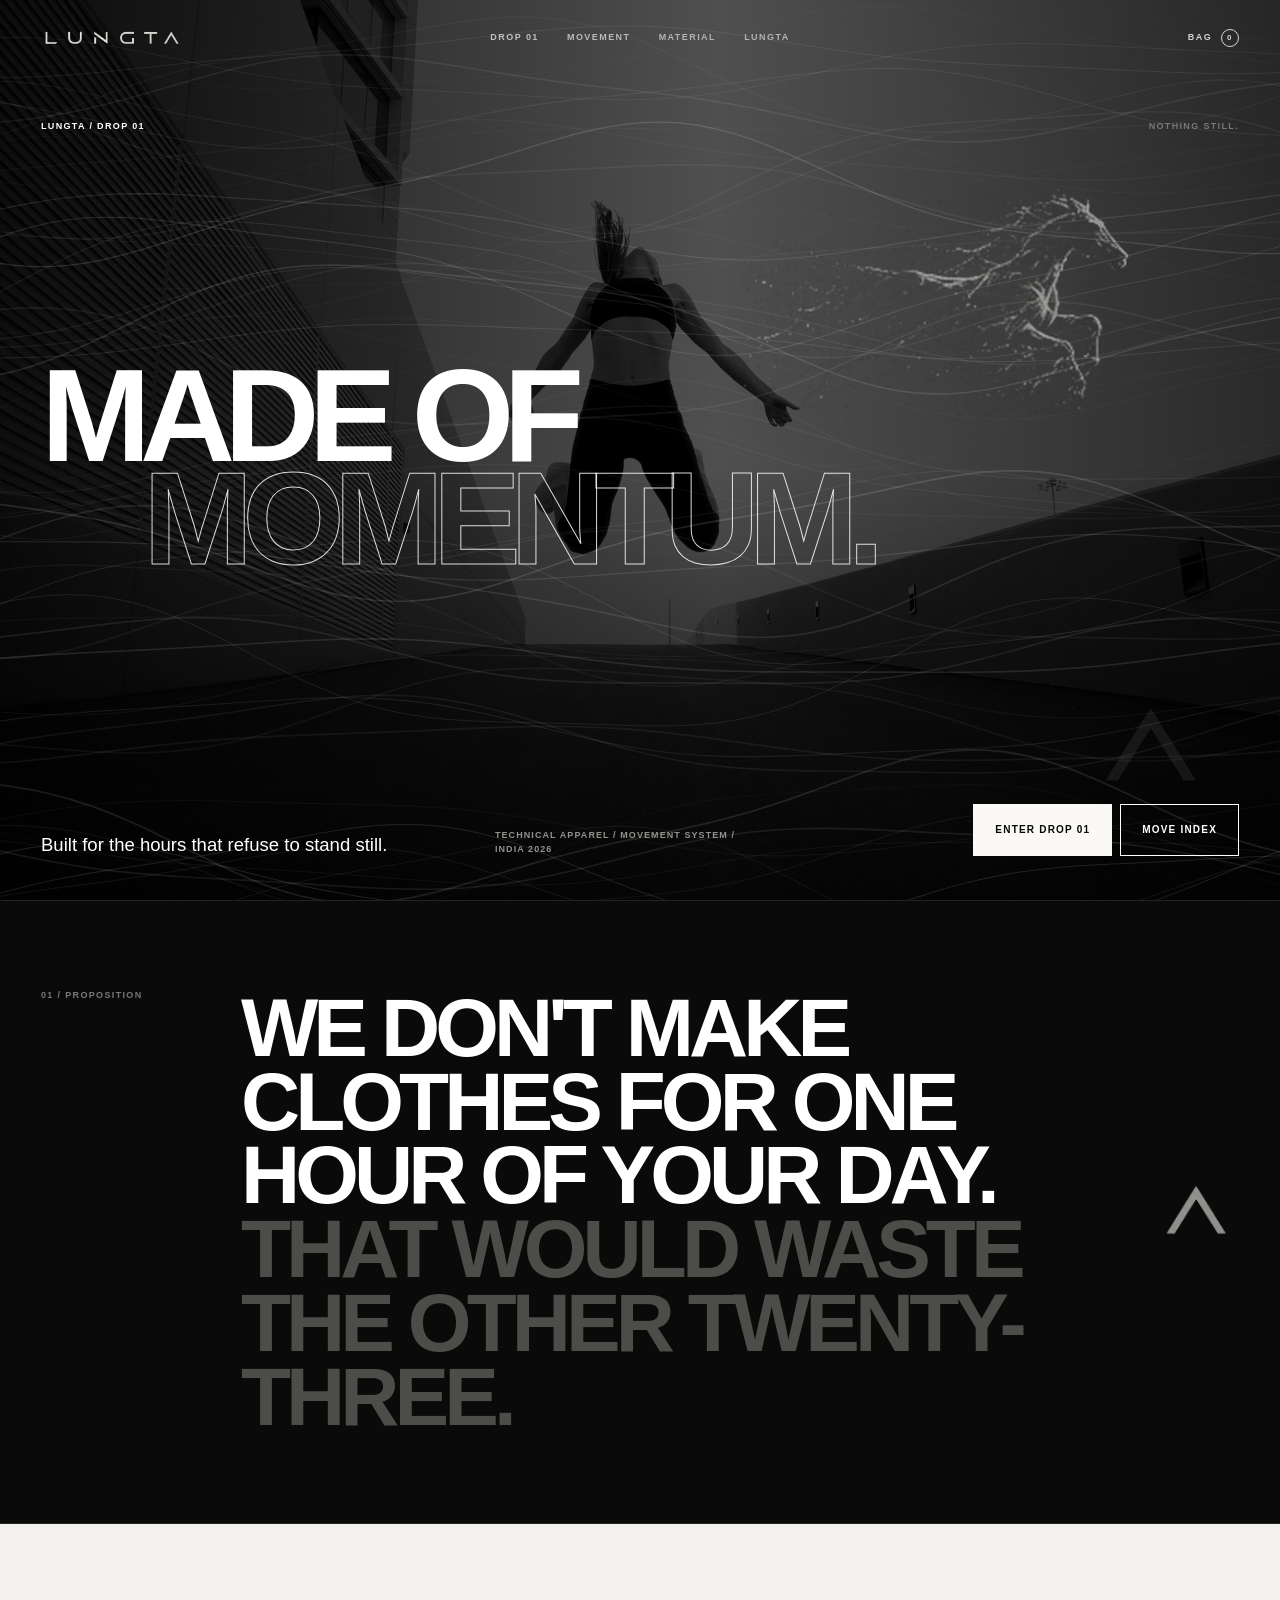
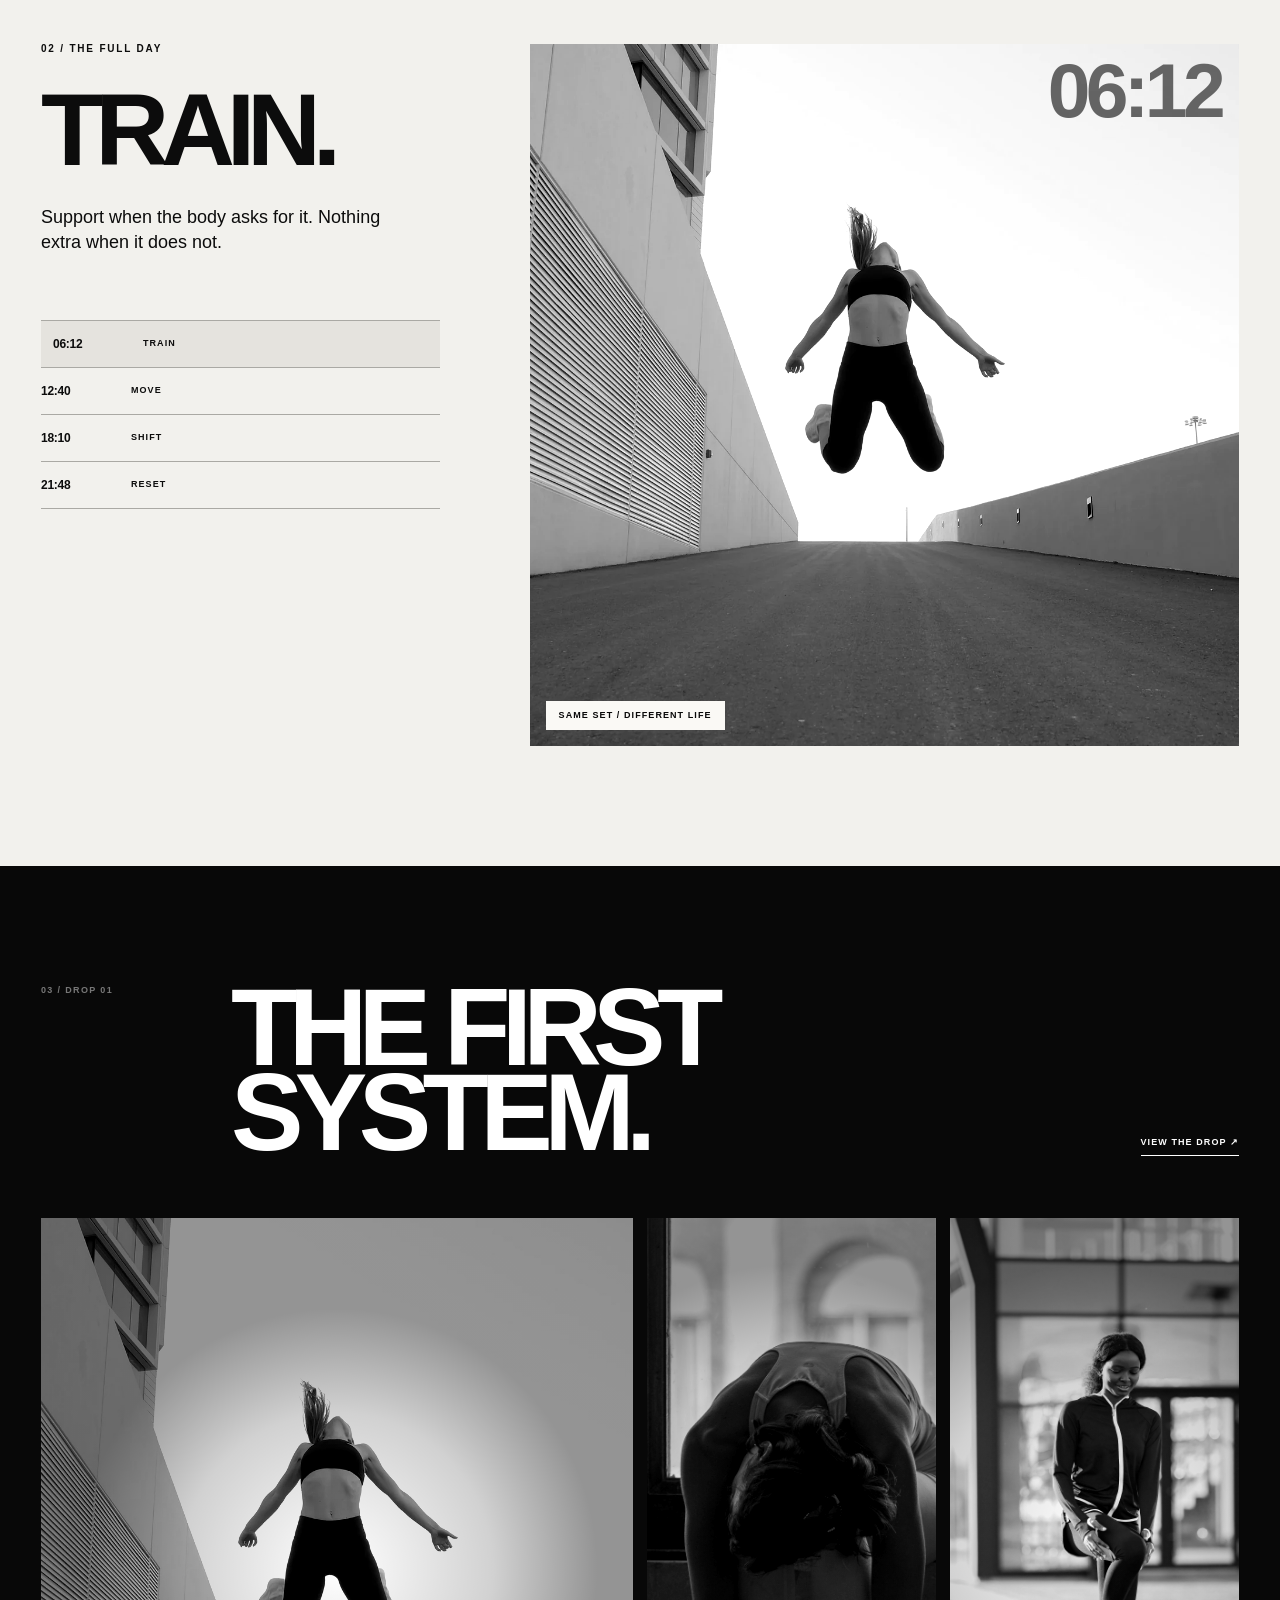
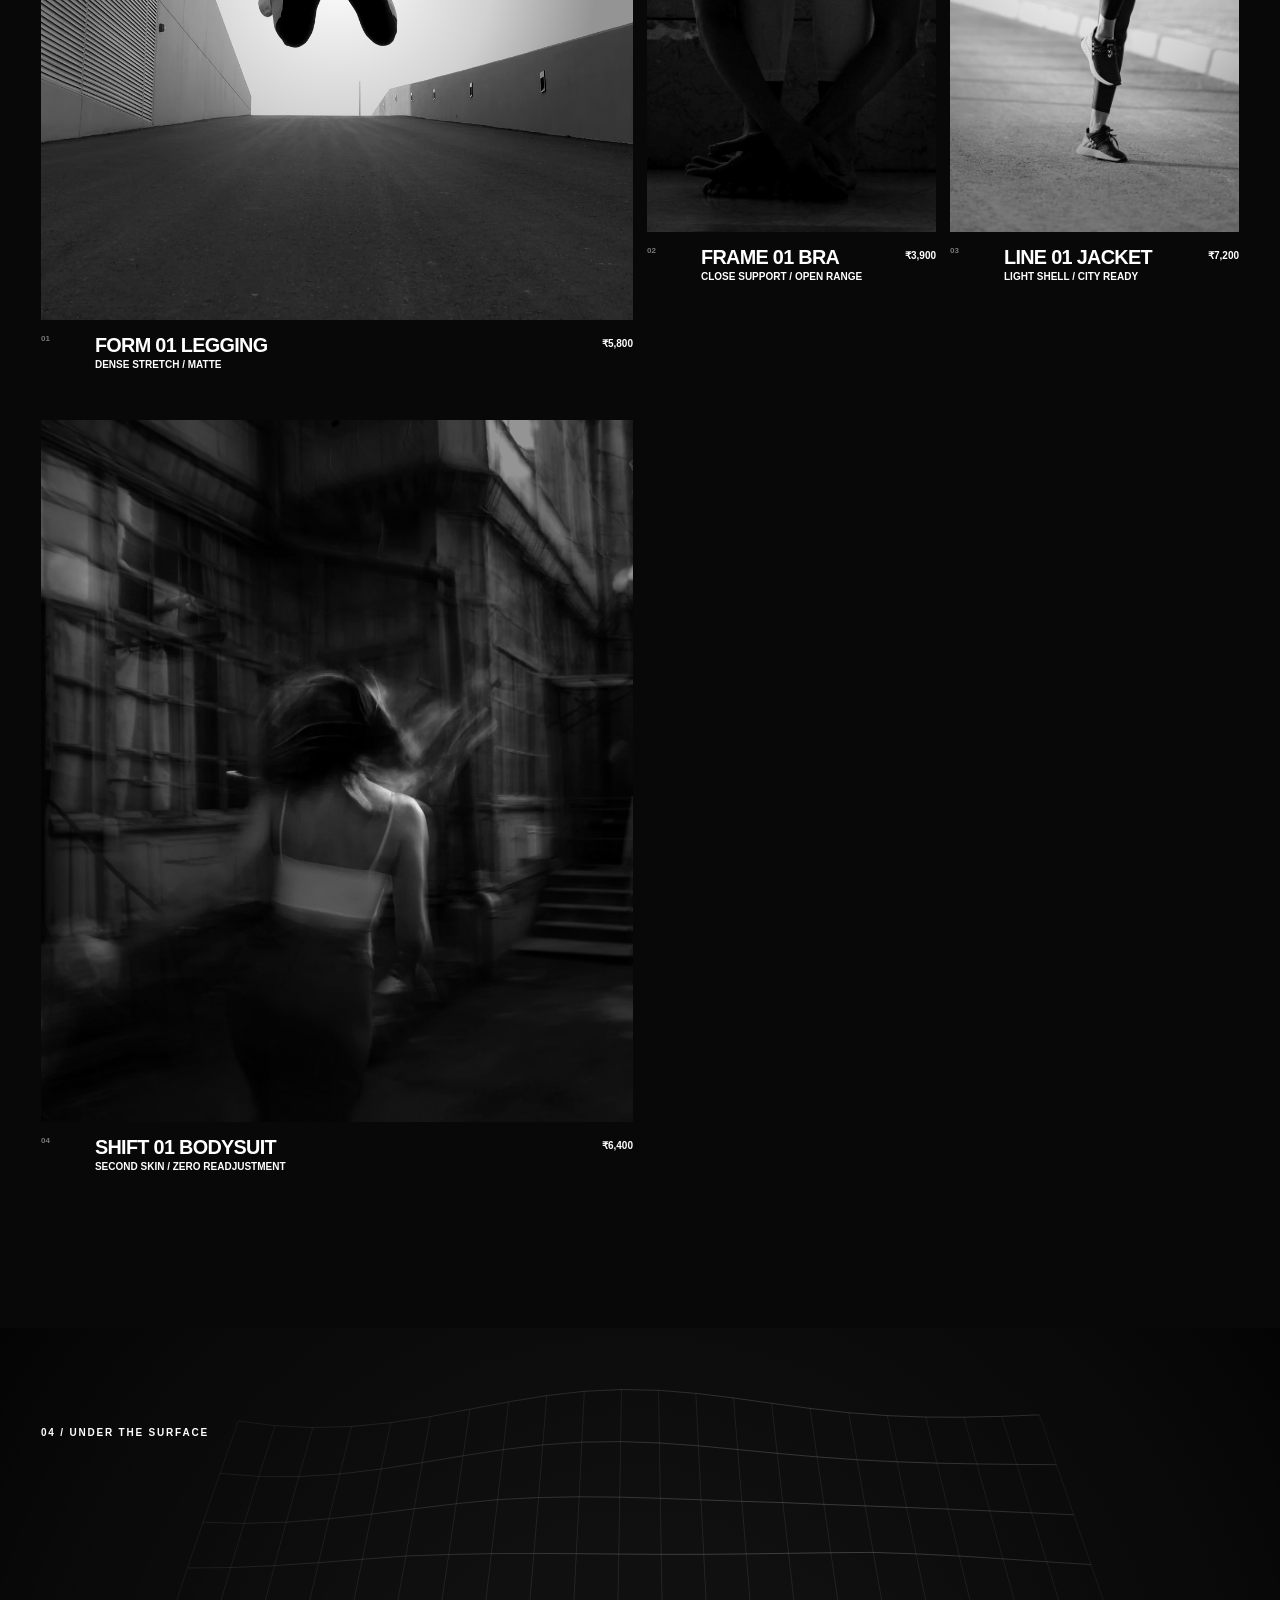
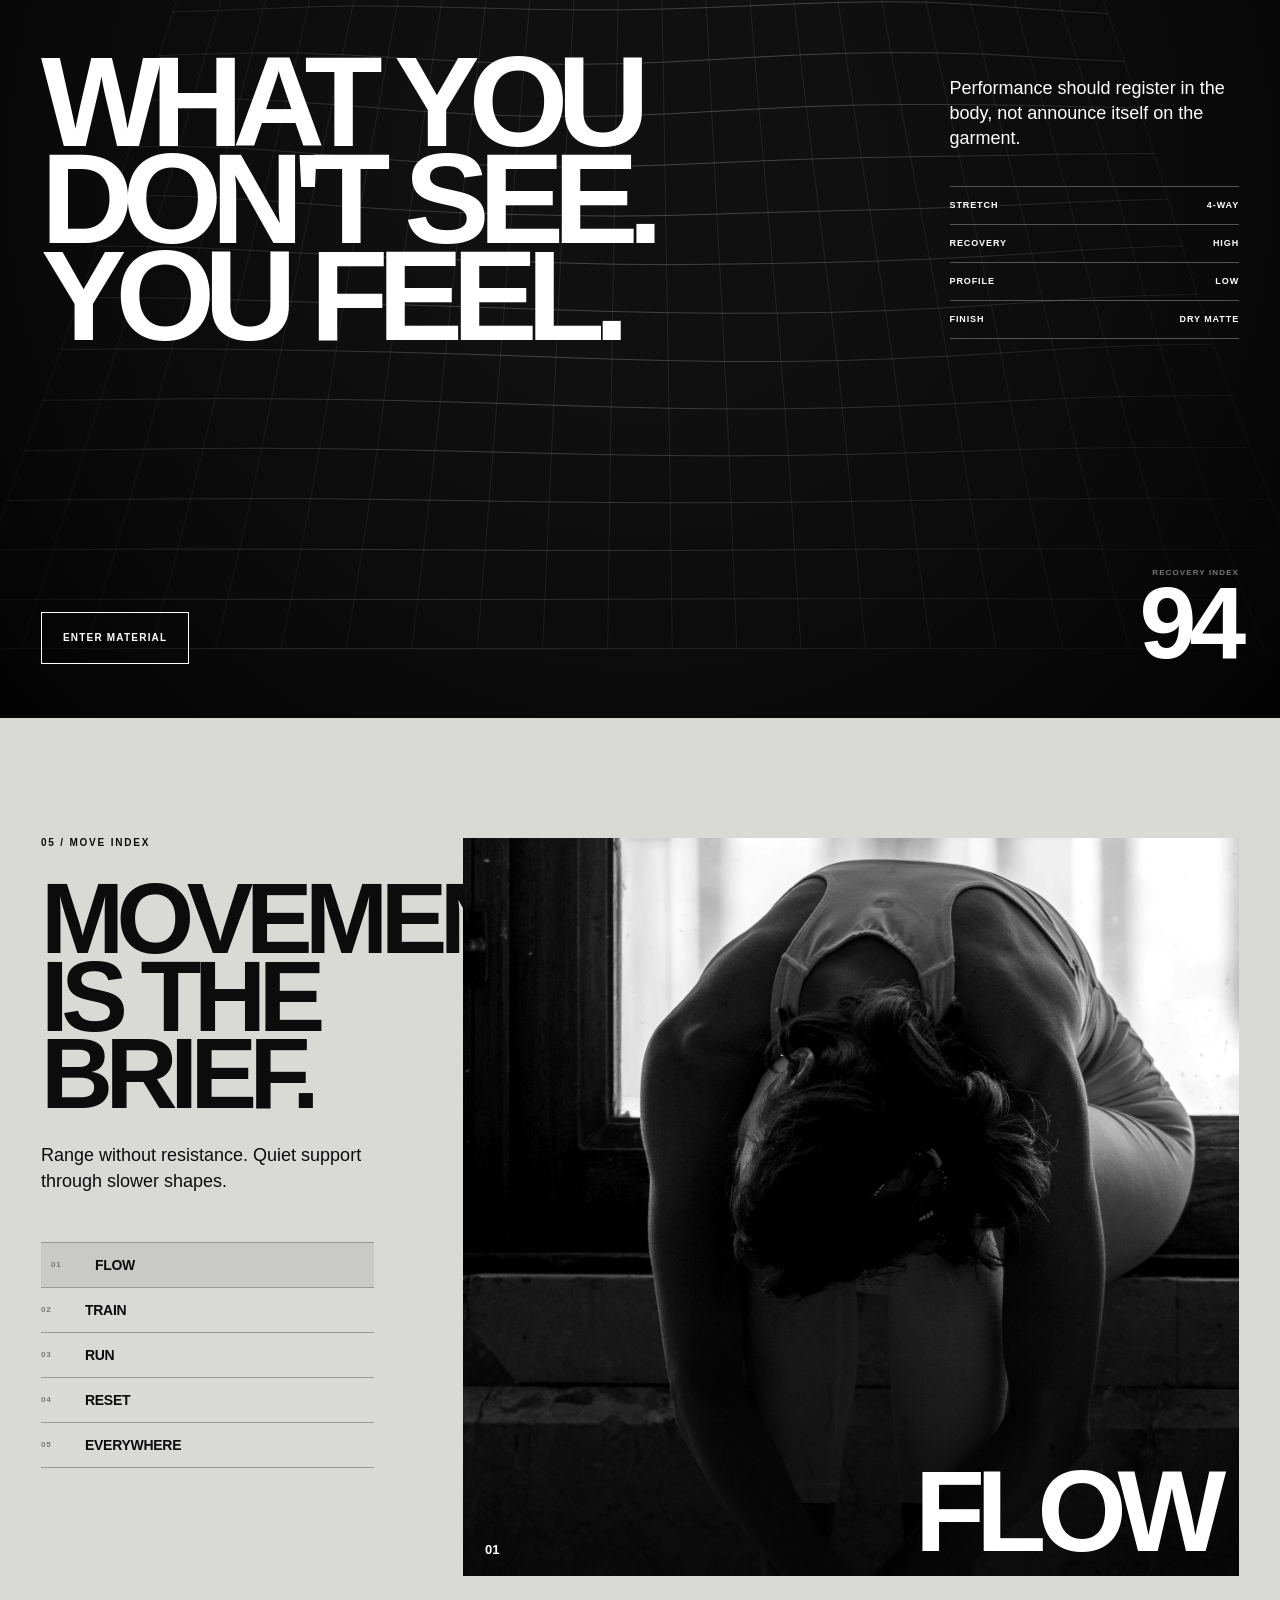
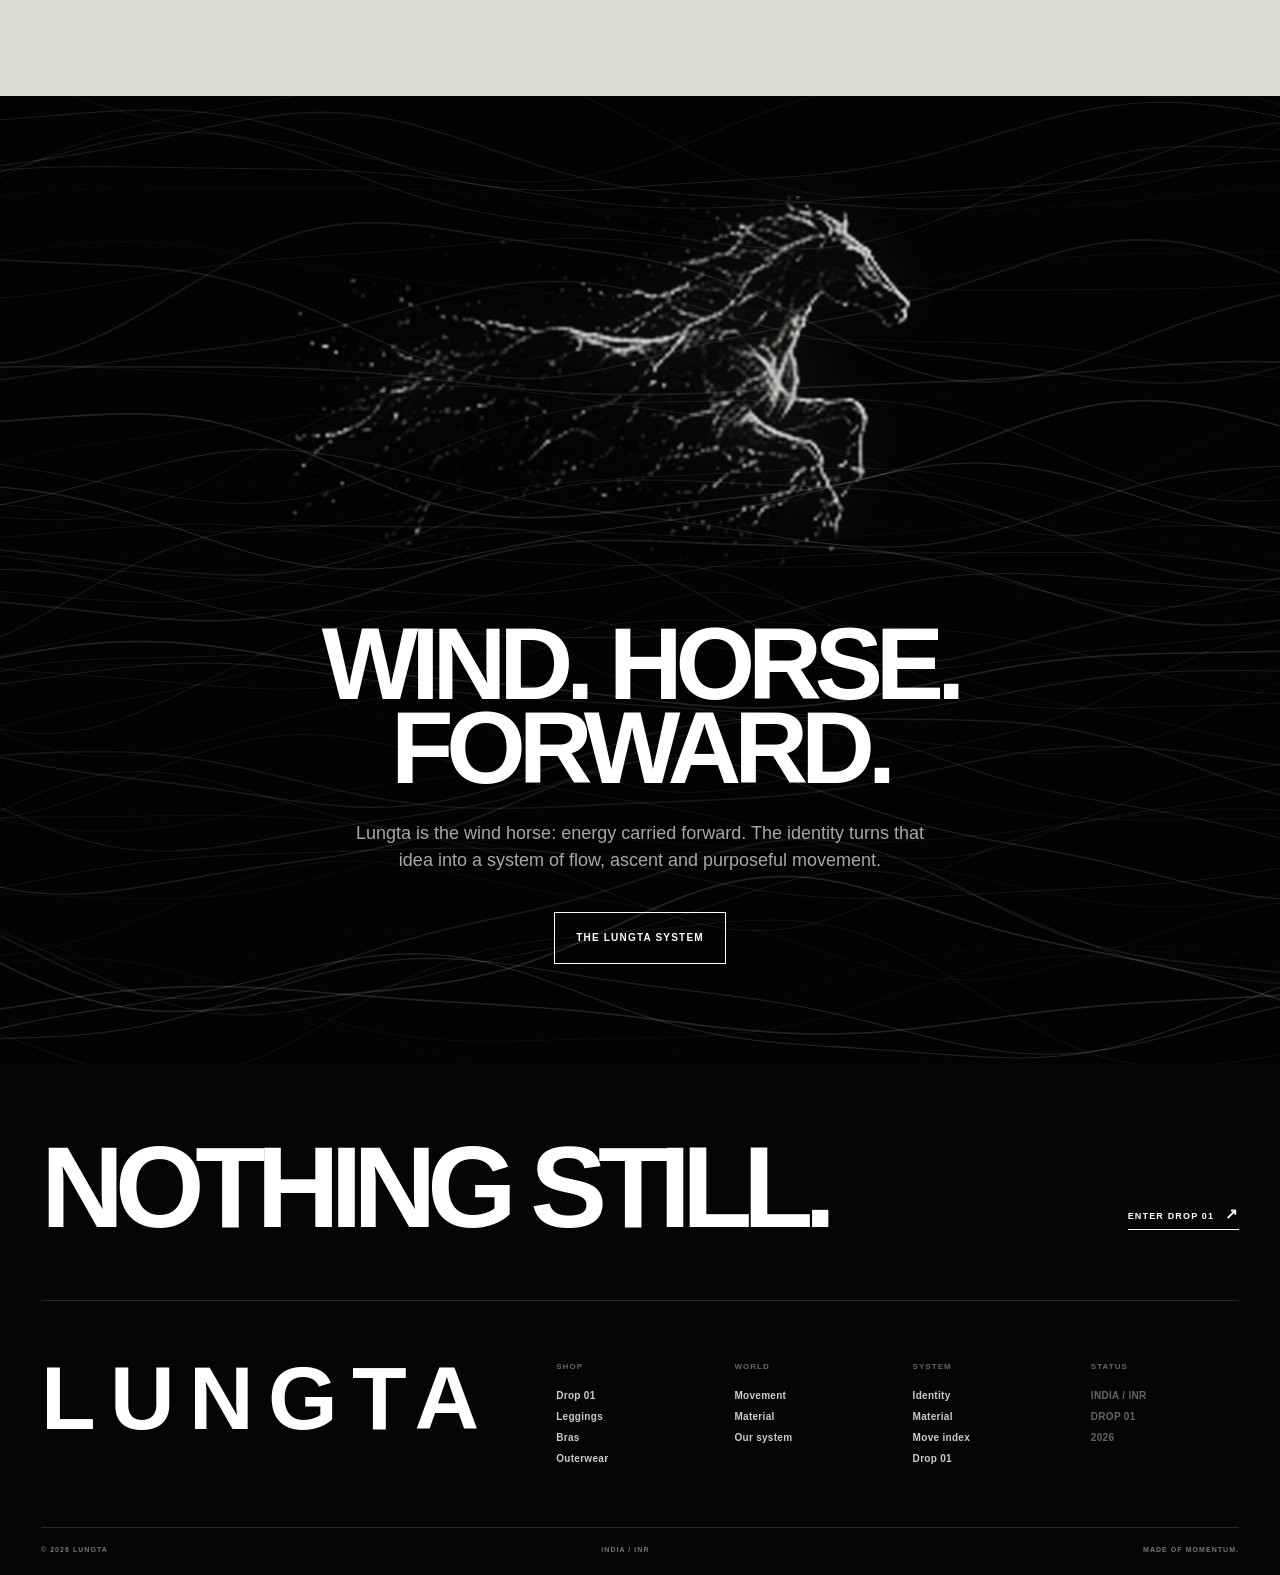
<file: index.html>
<!doctype html>
<html lang="en">
<head>
  <meta charset="utf-8">
  <meta name="viewport" content="width=device-width,initial-scale=1,viewport-fit=cover">
  <meta name="theme-color" content="#050505">
  <meta name="description" content="LUNGTA. Technical apparel made of momentum. One system for the full day.">
  <title>LUNGTA | Made of Momentum</title>
  <link rel="icon" type="image/png" href="assets/brand/lungta-mark.png">
  <link rel="preload" as="image" href="assets/images/jump.webp">
  <link rel="stylesheet" href="css/styles.css">
</head>
<body>
  <div class="intro" data-intro aria-label="LUNGTA opening sequence">
    <button class="intro-skip" type="button" data-intro-skip>SKIP</button>
    <div class="intro-wind" aria-hidden="true"><i></i><i></i><i></i><i></i></div>
    <img class="intro-horse" src="assets/brand/lungta-horse.png" alt="">
    <img class="intro-mark" src="assets/brand/lungta-mark.png" alt="">
    <div class="intro-copy"><img src="assets/brand/lungta-lockup.png" alt="LUNGTA. Made of Momentum."></div>
  </div>

  <div data-site-header></div>
  <main>
    <section class="hero" aria-labelledby="hero-title">
      <div class="hero-media"><img src="assets/images/jump.webp" alt="Athlete in motion between architectural forms"></div>
      <canvas data-wind-canvas="dark" aria-hidden="true"></canvas>
      <img class="hero-horse" src="assets/brand/lungta-horse.png" alt="" aria-hidden="true">
      <img class="hero-mark" src="assets/brand/lungta-mark.png" alt="" aria-hidden="true">
      <div class="hero-inner">
        <div class="hero-top"><span>LUNGTA / DROP 01</span><span>NOTHING STILL.</span></div>
        <h1 class="hero-title" id="hero-title"><span>MADE OF</span><span class="outline">MOMENTUM.</span></h1>
        <div class="hero-bottom">
          <p>Built for the hours that refuse to stand still.</p>
          <div class="hero-micro">TECHNICAL APPAREL / MOVEMENT SYSTEM / INDIA 2026</div>
          <div class="hero-actions">
            <a class="button button-light" href="drop.html">ENTER DROP 01</a>
            <a class="button" href="movement.html">MOVE INDEX</a>
          </div>
        </div>
      </div>
    </section>

    <section class="manifesto-rail" data-reveal>
      <span>01 / PROPOSITION</span>
      <h2>WE DON'T MAKE CLOTHES FOR ONE HOUR OF YOUR DAY. <i>THAT WOULD WASTE THE OTHER TWENTY-THREE.</i></h2>
      <img src="assets/brand/lungta-mark.png" alt="" aria-hidden="true">
    </section>

    <section class="day-index" id="day" data-reveal>
      <div class="day-copy">
        <div class="eyebrow">02 / THE FULL DAY</div>
        <h2 data-day-title>TRAIN.</h2>
        <p data-day-copy>Support when the body asks for it. Nothing extra when it does not.</p>
        <div class="day-options" aria-label="Select an hour in the LUNGTA day">
          <button class="is-active" type="button" data-day-option="0612"><span>06:12</span><strong>TRAIN</strong></button>
          <button type="button" data-day-option="1240"><span>12:40</span><strong>MOVE</strong></button>
          <button type="button" data-day-option="1810"><span>18:10</span><strong>SHIFT</strong></button>
          <button type="button" data-day-option="2148"><span>21:48</span><strong>RESET</strong></button>
        </div>
      </div>
      <div class="day-image-wrap">
        <img data-day-image src="assets/images/jump.webp" alt="LUNGTA movement study">
        <div class="day-image-stamp" data-day-stamp>06:12</div>
        <div class="day-image-tag">SAME SET / DIFFERENT LIFE</div>
      </div>
    </section>

    <section class="drop-preview" id="drop">
      <div class="section-head" data-reveal>
        <span>03 / DROP 01</span>
        <h2>THE FIRST SYSTEM.</h2>
        <a href="drop.html">VIEW THE DROP ↗</a>
      </div>
      <div class="product-grid">
        <article class="product-tile" data-reveal>
          <a href="product.html?p=form01">
            <div class="product-visual" data-tilt><img src="assets/images/jump.webp" alt="FORM 01 LEGGING campaign image"><button class="quick-add" type="button" data-quick-add="form01">QUICK ADD / S</button></div>
            <div class="product-info"><span>01</span><div><h3>FORM 01 LEGGING</h3><p>DENSE STRETCH / MATTE</p></div><p>₹5,800</p></div>
          </a>
        </article>
        <article class="product-tile" data-reveal>
          <a href="product.html?p=frame01">
            <div class="product-visual" data-tilt><img src="assets/images/yoga.webp" alt="FRAME 01 BRA campaign image"><button class="quick-add" type="button" data-quick-add="frame01">QUICK ADD / S</button></div>
            <div class="product-info"><span>02</span><div><h3>FRAME 01 BRA</h3><p>CLOSE SUPPORT / OPEN RANGE</p></div><p>₹3,900</p></div>
          </a>
        </article>
        <article class="product-tile" data-reveal>
          <a href="product.html?p=line01">
            <div class="product-visual" data-tilt><img src="assets/images/stretch.webp" alt="LINE 01 JACKET campaign image"><button class="quick-add" type="button" data-quick-add="line01">QUICK ADD / S</button></div>
            <div class="product-info"><span>03</span><div><h3>LINE 01 JACKET</h3><p>LIGHT SHELL / CITY READY</p></div><p>₹7,200</p></div>
          </a>
        </article>
        <article class="product-tile" data-reveal>
          <a href="product.html?p=shift01">
            <div class="product-visual" data-tilt><img src="assets/images/motion.webp" alt="SHIFT 01 BODYSUIT campaign image"><button class="quick-add" type="button" data-quick-add="shift01">QUICK ADD / S</button></div>
            <div class="product-info"><span>04</span><div><h3>SHIFT 01 BODYSUIT</h3><p>SECOND SKIN / ZERO READJUSTMENT</p></div><p>₹6,400</p></div>
          </a>
        </article>
      </div>
    </section>

    <section class="material-teaser" id="material">
      <canvas data-fabric-canvas aria-hidden="true"></canvas>
      <div class="material-content">
        <div class="eyebrow">04 / UNDER THE SURFACE</div>
        <h2 data-reveal>WHAT YOU DON'T SEE.<br>YOU FEEL.</h2>
        <div class="material-side" data-reveal>
          <p>Performance should register in the body, not announce itself on the garment.</p>
          <ul><li><span>STRETCH</span><b>4-WAY</b></li><li><span>RECOVERY</span><b>HIGH</b></li><li><span>PROFILE</span><b>LOW</b></li><li><span>FINISH</span><b>DRY MATTE</b></li></ul>
        </div>
        <a class="button" href="material.html">ENTER MATERIAL</a>
        <div class="material-readout"><span>RECOVERY INDEX</span><strong>94</strong></div>
      </div>
    </section>

    <section class="movement-section" id="move">
      <div class="movement-system" data-move-system data-reveal>
        <div class="move-index">
          <div class="eyebrow">05 / MOVE INDEX</div>
          <h2>MOVEMENT IS THE BRIEF.</h2>
          <p data-move-copy>Range without resistance. Quiet support through slower shapes.</p>
          <div class="move-list">
            <button class="is-active" type="button" data-move-option="flow"><span>01</span>FLOW</button>
            <button type="button" data-move-option="train"><span>02</span>TRAIN</button>
            <button type="button" data-move-option="run"><span>03</span>RUN</button>
            <button type="button" data-move-option="reset"><span>04</span>RESET</button>
            <button type="button" data-move-option="everywhere"><span>05</span>EVERYWHERE</button>
          </div>
        </div>
        <div class="move-stage">
          <img data-move-image src="assets/images/yoga.webp" alt="Movement study">
          <div class="move-stage-copy"><span data-move-no>01</span><strong data-move-title>FLOW</strong></div>
        </div>
      </div>
    </section>

    <section class="wind-horse-section">
      <canvas data-wind-canvas="dark" aria-hidden="true"></canvas>
      <div class="wind-horse-inner" data-reveal>
        <img src="assets/brand/lungta-horse.png" alt="The LUNGTA wind horse from the brand identity">
        <h2>WIND. HORSE. FORWARD.</h2>
        <p>Lungta is the wind horse: energy carried forward. The identity turns that idea into a system of flow, ascent and purposeful movement.</p>
        <a class="button" href="lungta.html">THE LUNGTA SYSTEM</a>
      </div>
    </section>
  </main>
  <div data-site-footer></div>

  <script src="js/products.js"></script>
  <script src="js/components.js"></script>
  <script src="js/site.js"></script>
</body>
</html>
</file>
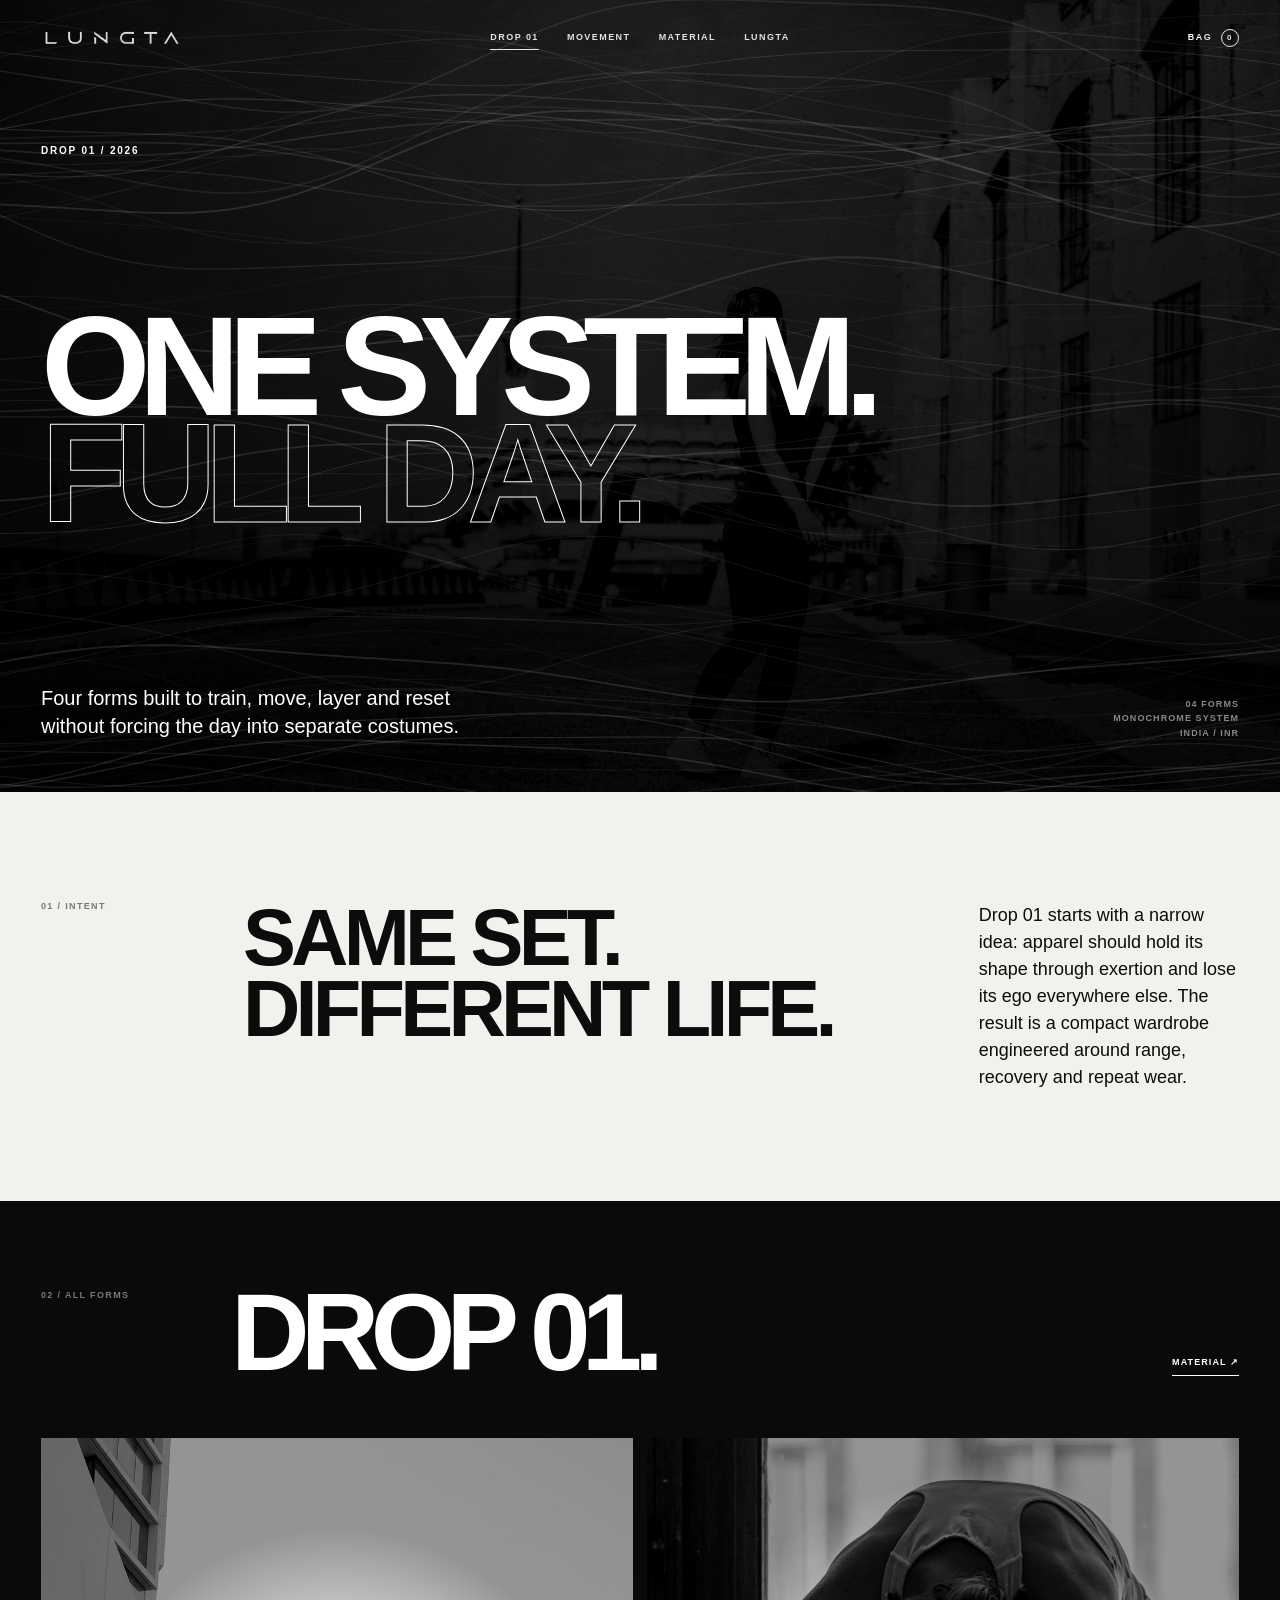
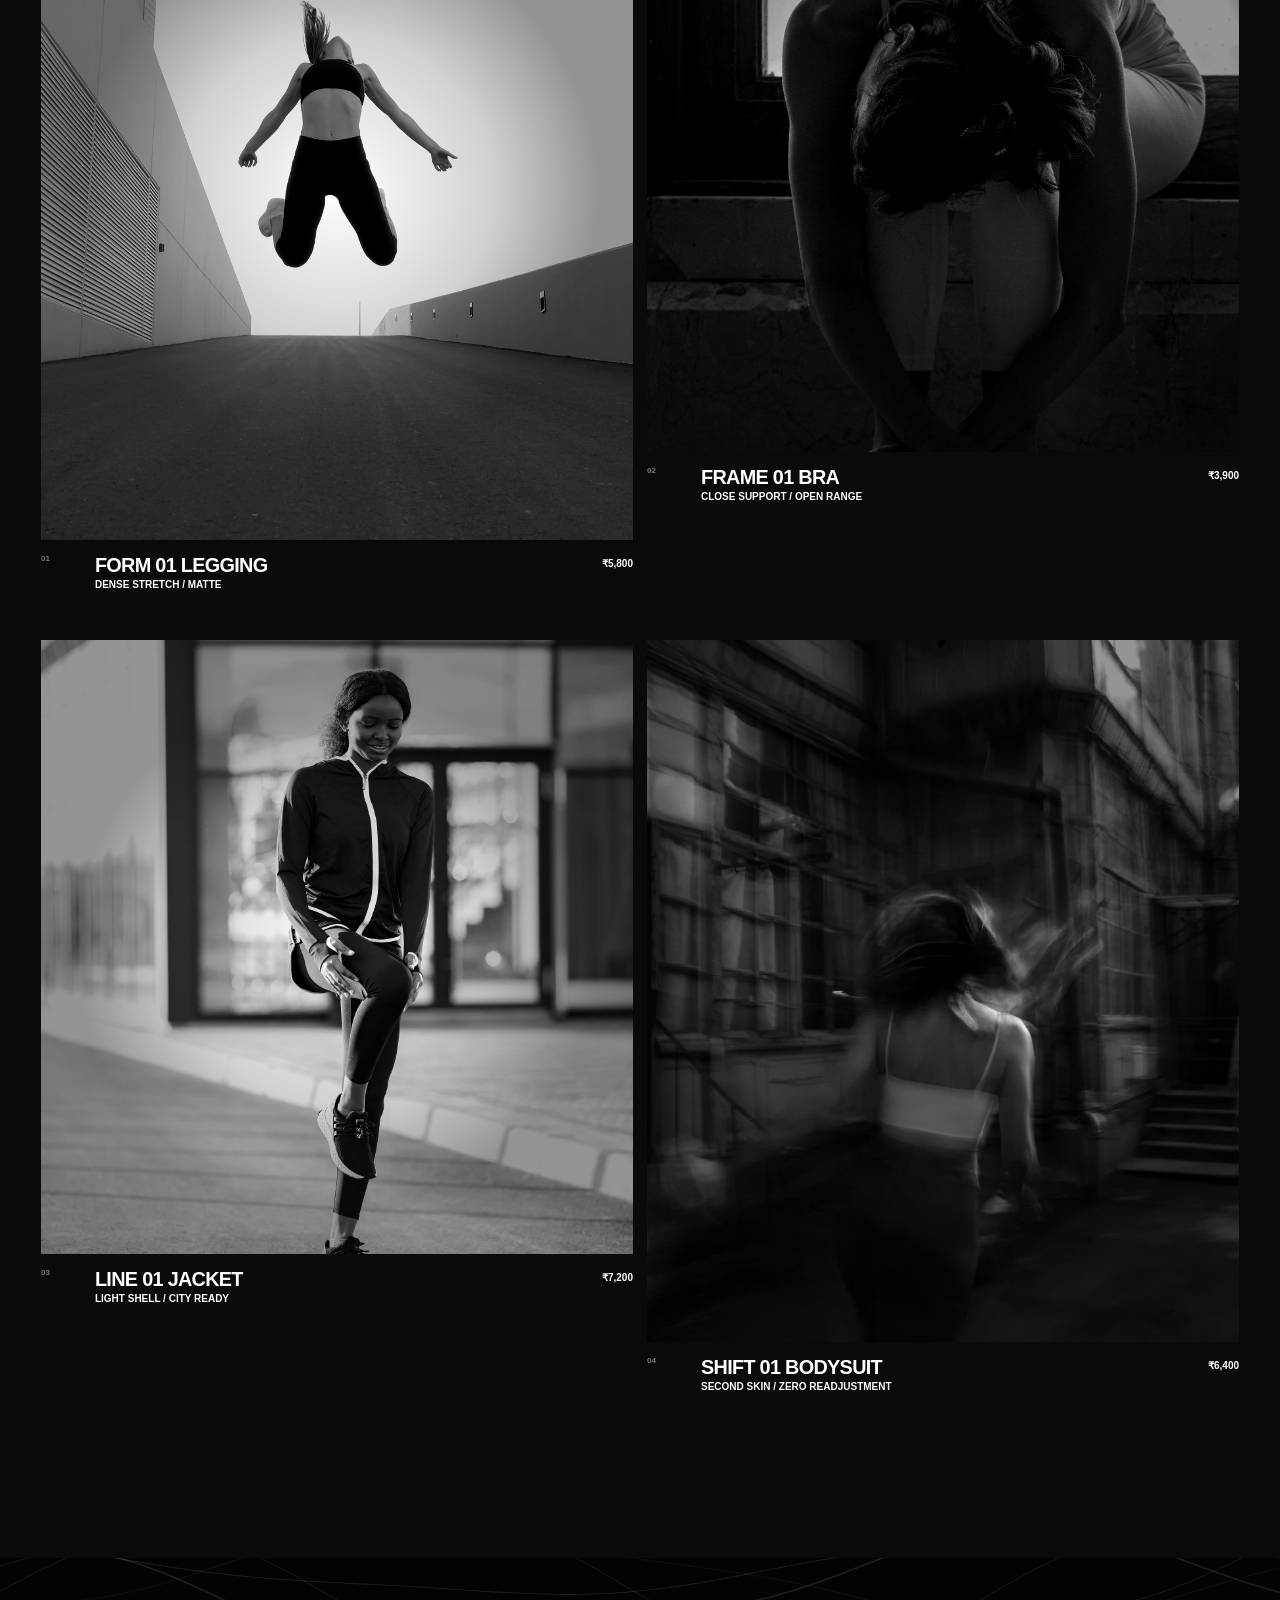
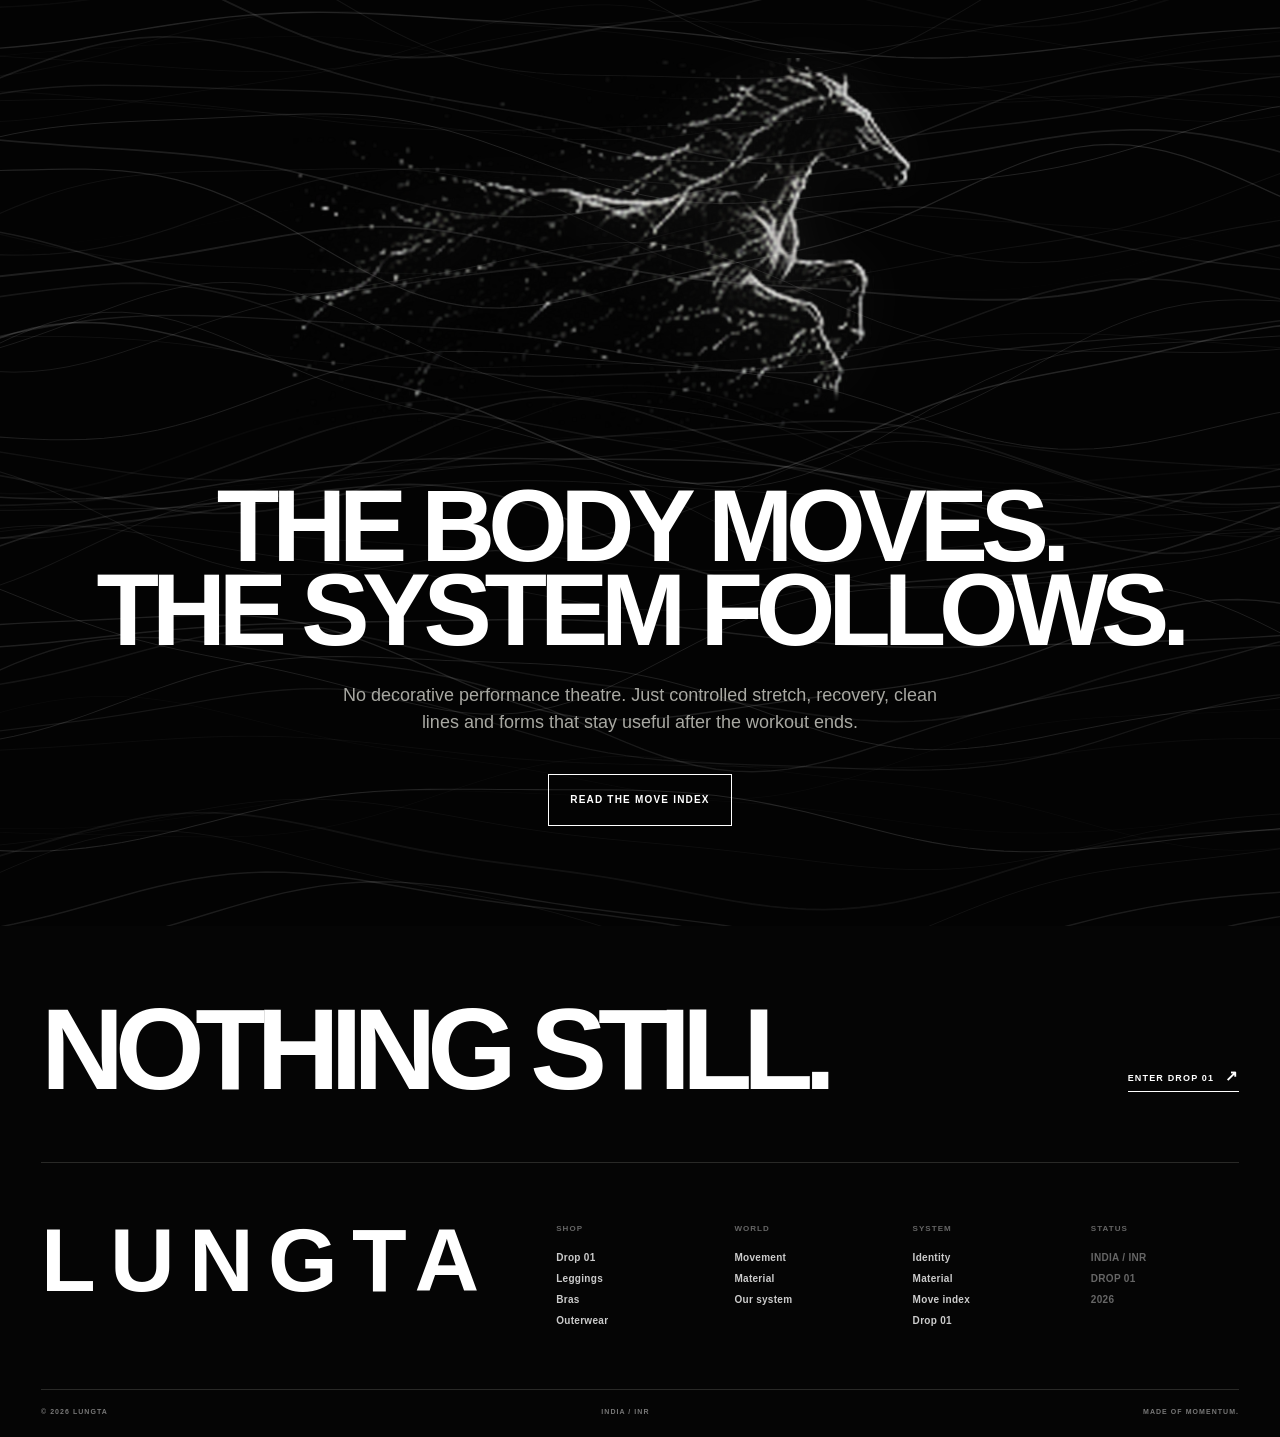
<file: drop.html>
<!doctype html>
<html lang="en">
<head>
  <meta charset="utf-8">
  <meta name="viewport" content="width=device-width,initial-scale=1,viewport-fit=cover">
  <meta name="theme-color" content="#050505">
  <meta name="description" content="LUNGTA Drop 01. The first full-day technical apparel system.">
  <title>Drop 01 | LUNGTA</title>
  <link rel="icon" type="image/png" href="assets/brand/lungta-mark.png">
  <link rel="stylesheet" href="css/styles.css">
</head>
<body>
  <div data-site-header></div>
  <main>
    <section class="page-hero drop-hero">
      <div class="drop-hero-media"><img src="assets/images/building.webp" alt="LUNGTA Drop 01 movement campaign"></div>
      <canvas data-wind-canvas="dark" aria-hidden="true"></canvas>
      <div class="eyebrow">DROP 01 / 2026</div>
      <h1>ONE SYSTEM.<br><span class="outline">FULL DAY.</span></h1>
      <p class="page-hero-copy">Four forms built to train, move, layer and reset without forcing the day into separate costumes.</p>
      <div class="page-hero-meta">04 FORMS<br>MONOCHROME SYSTEM<br>INDIA / INR</div>
    </section>

    <section class="collection-intro" data-reveal>
      <span>01 / INTENT</span>
      <h2>SAME SET.<br>DIFFERENT LIFE.</h2>
      <p>Drop 01 starts with a narrow idea: apparel should hold its shape through exertion and lose its ego everywhere else. The result is a compact wardrobe engineered around range, recovery and repeat wear.</p>
    </section>

    <section class="collection-products">
      <div class="section-head" data-reveal><span>02 / ALL FORMS</span><h2>DROP 01.</h2><a href="material.html">MATERIAL ↗</a></div>
      <div class="product-grid">
        <article class="product-tile" data-reveal><a href="product.html?p=form01"><div class="product-visual" data-tilt><img src="assets/images/jump.webp" alt="FORM 01 LEGGING"><button class="quick-add" type="button" data-quick-add="form01">QUICK ADD / S</button></div><div class="product-info"><span>01</span><div><h3>FORM 01 LEGGING</h3><p>DENSE STRETCH / MATTE</p></div><p>₹5,800</p></div></a></article>
        <article class="product-tile" data-reveal><a href="product.html?p=frame01"><div class="product-visual" data-tilt><img src="assets/images/yoga.webp" alt="FRAME 01 BRA"><button class="quick-add" type="button" data-quick-add="frame01">QUICK ADD / S</button></div><div class="product-info"><span>02</span><div><h3>FRAME 01 BRA</h3><p>CLOSE SUPPORT / OPEN RANGE</p></div><p>₹3,900</p></div></a></article>
        <article class="product-tile" data-reveal><a href="product.html?p=line01"><div class="product-visual" data-tilt><img src="assets/images/stretch.webp" alt="LINE 01 JACKET"><button class="quick-add" type="button" data-quick-add="line01">QUICK ADD / S</button></div><div class="product-info"><span>03</span><div><h3>LINE 01 JACKET</h3><p>LIGHT SHELL / CITY READY</p></div><p>₹7,200</p></div></a></article>
        <article class="product-tile" data-reveal><a href="product.html?p=shift01"><div class="product-visual" data-tilt><img src="assets/images/motion.webp" alt="SHIFT 01 BODYSUIT"><button class="quick-add" type="button" data-quick-add="shift01">QUICK ADD / S</button></div><div class="product-info"><span>04</span><div><h3>SHIFT 01 BODYSUIT</h3><p>SECOND SKIN / ZERO READJUSTMENT</p></div><p>₹6,400</p></div></a></article>
      </div>
    </section>

    <section class="wind-horse-section">
      <canvas data-wind-canvas="dark" aria-hidden="true"></canvas>
      <div class="wind-horse-inner" data-reveal><img src="assets/brand/lungta-horse.png" alt="LUNGTA wind horse"><h2>THE BODY MOVES.<br>THE SYSTEM FOLLOWS.</h2><p>No decorative performance theatre. Just controlled stretch, recovery, clean lines and forms that stay useful after the workout ends.</p><a class="button" href="movement.html">READ THE MOVE INDEX</a></div>
    </section>
  </main>
  <div data-site-footer></div>
  <script src="js/products.js"></script><script src="js/components.js"></script><script src="js/site.js"></script>
</body>
</html>
</file>
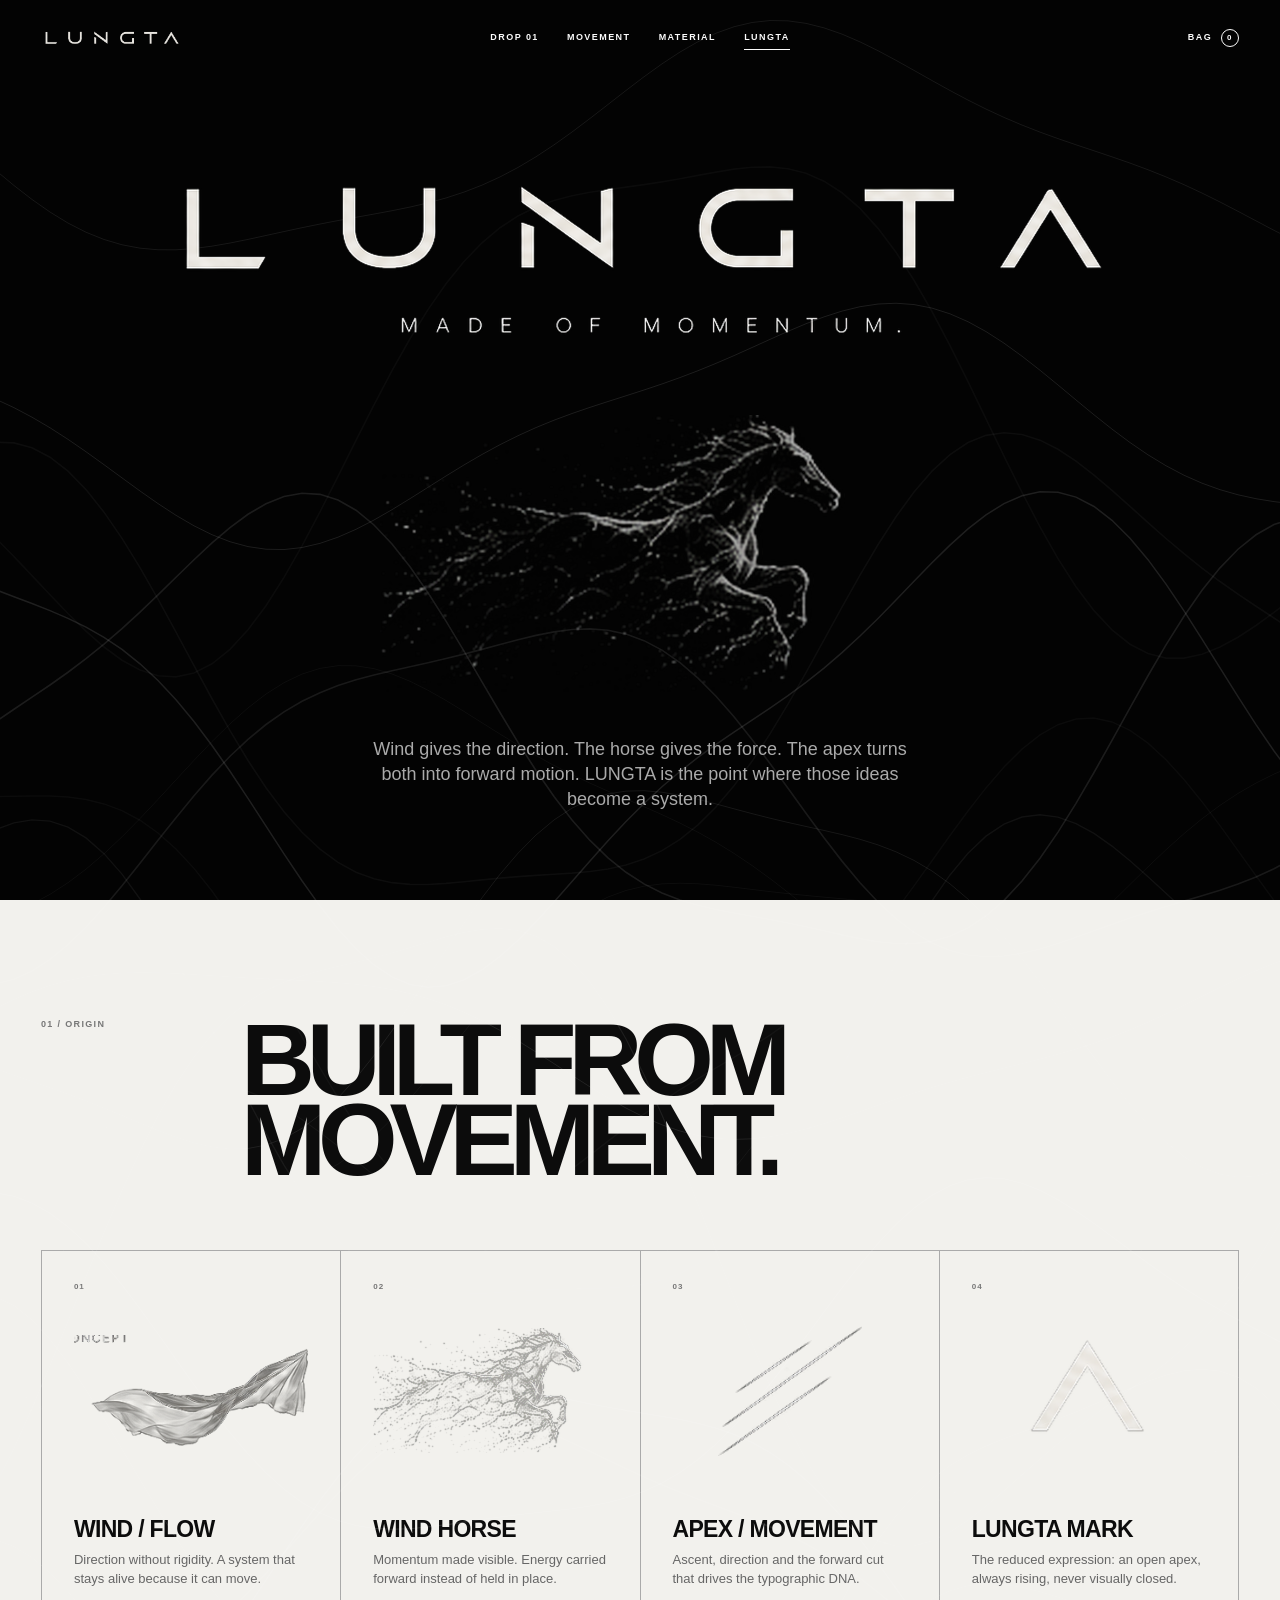
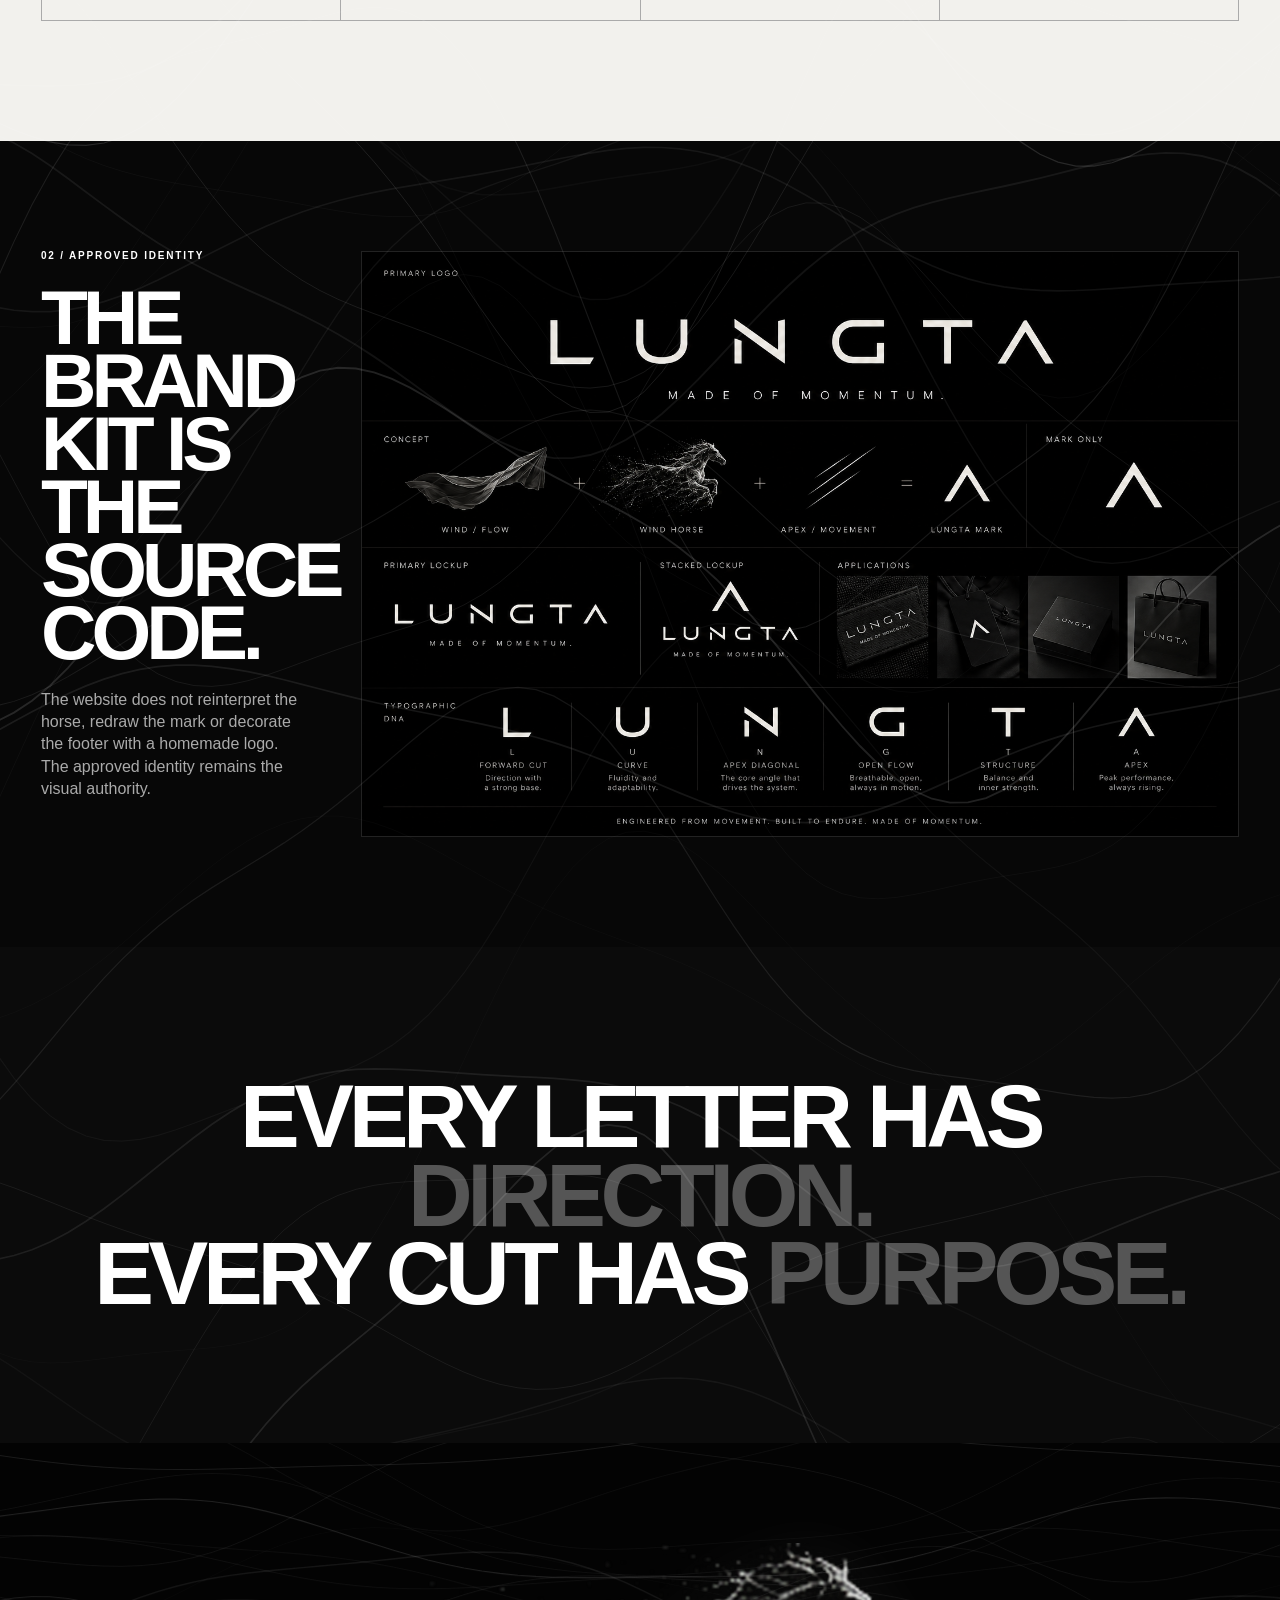
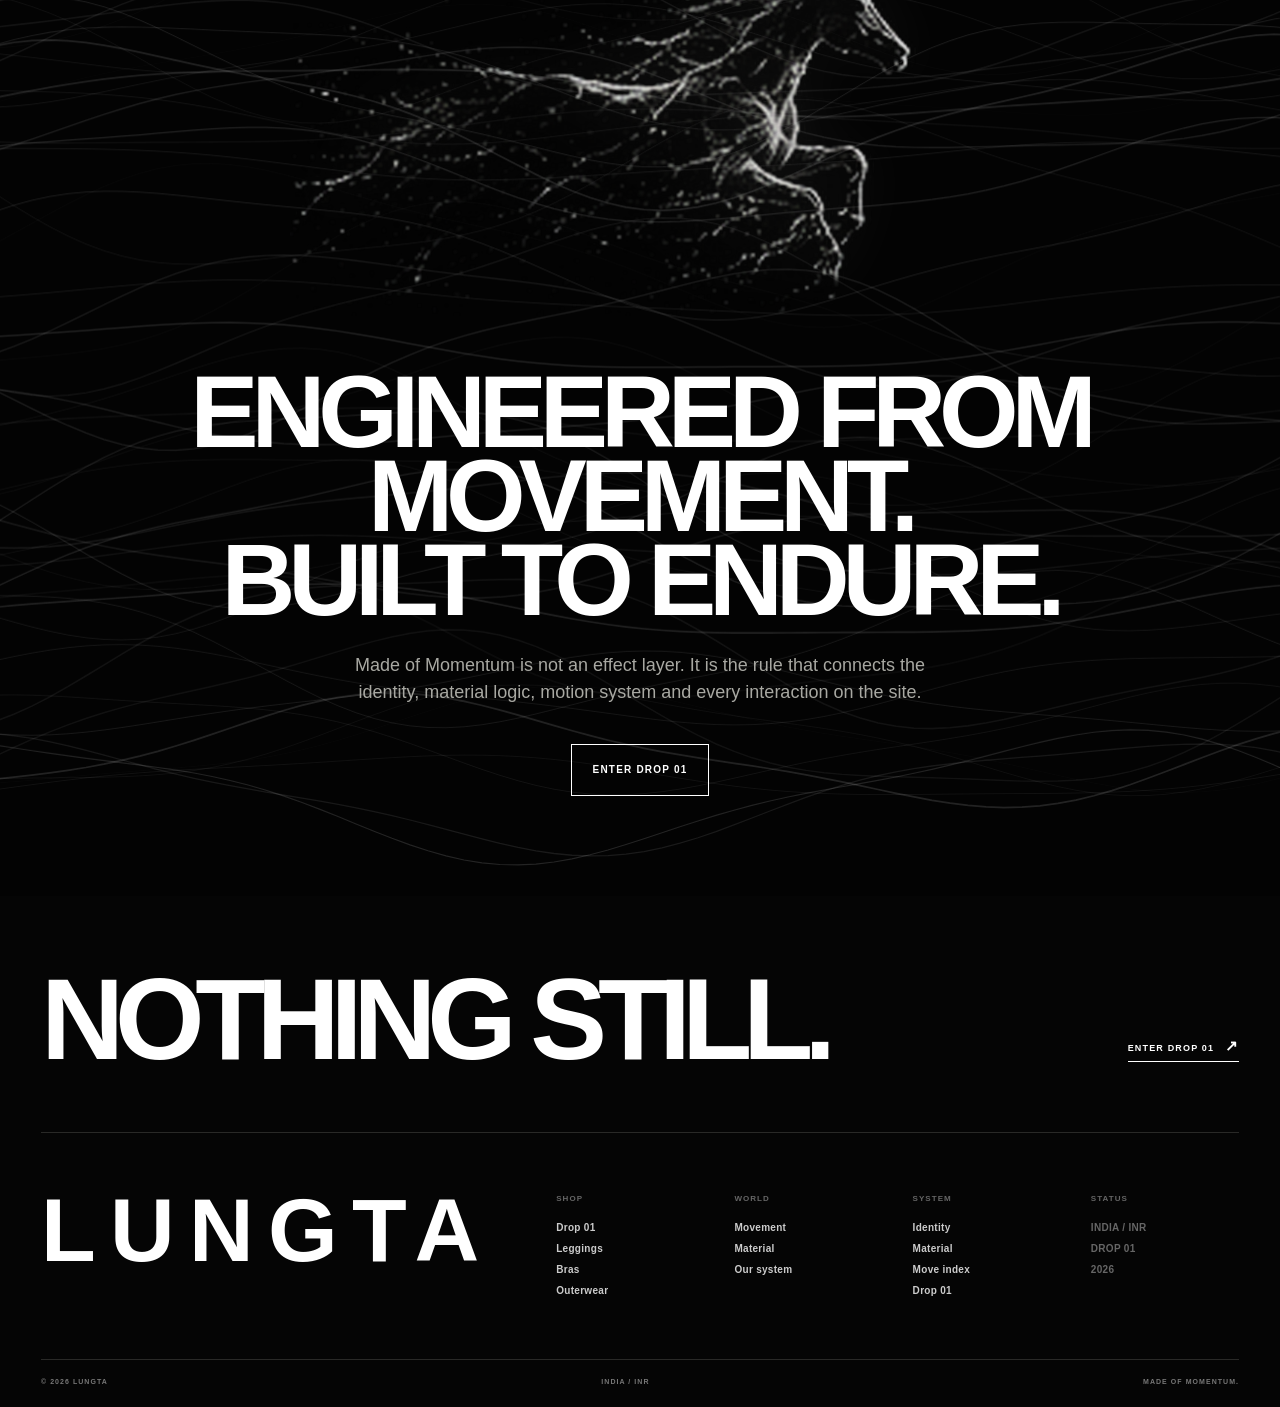
<file: lungta.html>
<!doctype html>
<html lang="en">
<head>
  <meta charset="utf-8">
  <meta name="viewport" content="width=device-width,initial-scale=1,viewport-fit=cover">
  <meta name="theme-color" content="#050505">
  <meta name="description" content="LUNGTA identity. Wind, wind horse, apex and movement. Made of Momentum.">
  <title>LUNGTA | The System</title>
  <link rel="icon" type="image/png" href="assets/brand/lungta-mark.png">
  <link rel="stylesheet" href="css/styles.css">
</head>
<body>
  <div data-site-header></div>
  <main>
    <section class="brand-hero">
      <canvas data-wind-canvas="dark" aria-hidden="true"></canvas>
      <div class="brand-hero-inner" data-reveal>
        <img src="assets/brand/lungta-lockup.png" alt="LUNGTA. Made of Momentum.">
        <img class="brand-horse" src="assets/brand/lungta-horse.png" alt="LUNGTA wind horse">
        <p>Wind gives the direction. The horse gives the force. The apex turns both into forward motion. LUNGTA is the point where those ideas become a system.</p>
      </div>
    </section>

    <section class="brand-origin">
      <div class="origin-head" data-reveal><span>01 / ORIGIN</span><h2>BUILT FROM MOVEMENT.</h2></div>
      <div class="origin-grid">
        <article class="origin-card" data-reveal><span>01</span><img src="assets/brand/lungta-wind.png" alt="Wind and flow from the LUNGTA identity"><h3>WIND / FLOW</h3><p>Direction without rigidity. A system that stays alive because it can move.</p></article>
        <article class="origin-card" data-reveal><span>02</span><img src="assets/brand/lungta-horse.png" alt="LUNGTA wind horse"><h3>WIND HORSE</h3><p>Momentum made visible. Energy carried forward instead of held in place.</p></article>
        <article class="origin-card" data-reveal><span>03</span><img src="assets/brand/lungta-apex-motion.png" alt="Apex movement lines from the LUNGTA identity"><h3>APEX / MOVEMENT</h3><p>Ascent, direction and the forward cut that drives the typographic DNA.</p></article>
        <article class="origin-card" data-reveal><span>04</span><img src="assets/brand/lungta-mark.png" alt="LUNGTA apex mark"><h3>LUNGTA MARK</h3><p>The reduced expression: an open apex, always rising, never visually closed.</p></article>
      </div>
    </section>

    <section class="brand-board-section">
      <div>
        <div class="brand-board-copy" data-reveal><div class="eyebrow">02 / APPROVED IDENTITY</div><h2>THE BRAND KIT IS THE SOURCE CODE.</h2><p>The website does not reinterpret the horse, redraw the mark or decorate the footer with a homemade logo. The approved identity remains the visual authority.</p></div>
        <figure data-reveal><img src="assets/brand/lungta-brand-board.png" alt="LUNGTA Made of Momentum identity board"></figure>
      </div>
    </section>

    <section class="brand-principle"><p data-reveal>EVERY LETTER HAS <span>DIRECTION.</span><br>EVERY CUT HAS <span>PURPOSE.</span></p></section>

    <section class="wind-horse-section">
      <canvas data-wind-canvas="dark" aria-hidden="true"></canvas>
      <div class="wind-horse-inner" data-reveal><img src="assets/brand/lungta-horse.png" alt="LUNGTA wind horse"><h2>ENGINEERED FROM MOVEMENT.<br>BUILT TO ENDURE.</h2><p>Made of Momentum is not an effect layer. It is the rule that connects the identity, material logic, motion system and every interaction on the site.</p><a class="button" href="drop.html">ENTER DROP 01</a></div>
    </section>
  </main>
  <div data-site-footer></div>
  <script src="js/products.js"></script><script src="js/components.js"></script><script src="js/site.js"></script>
</body>
</html>
</file>
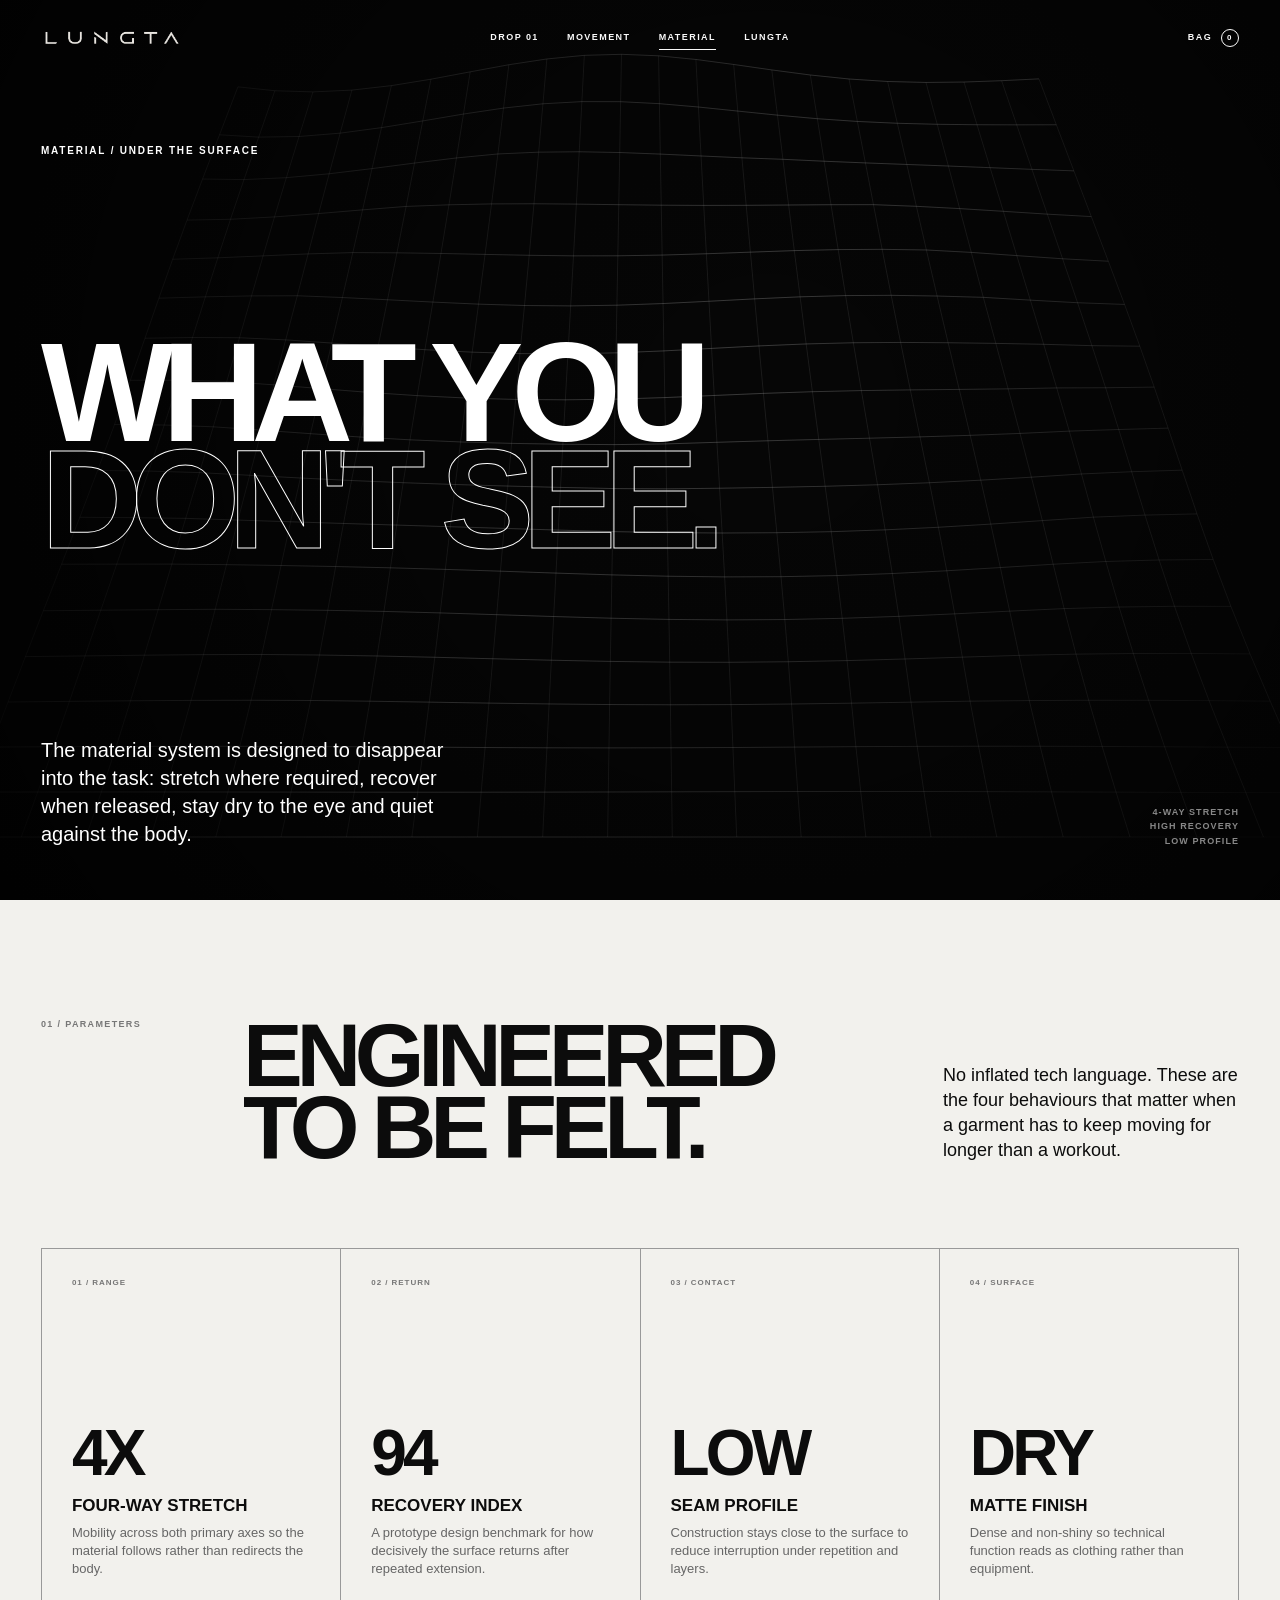
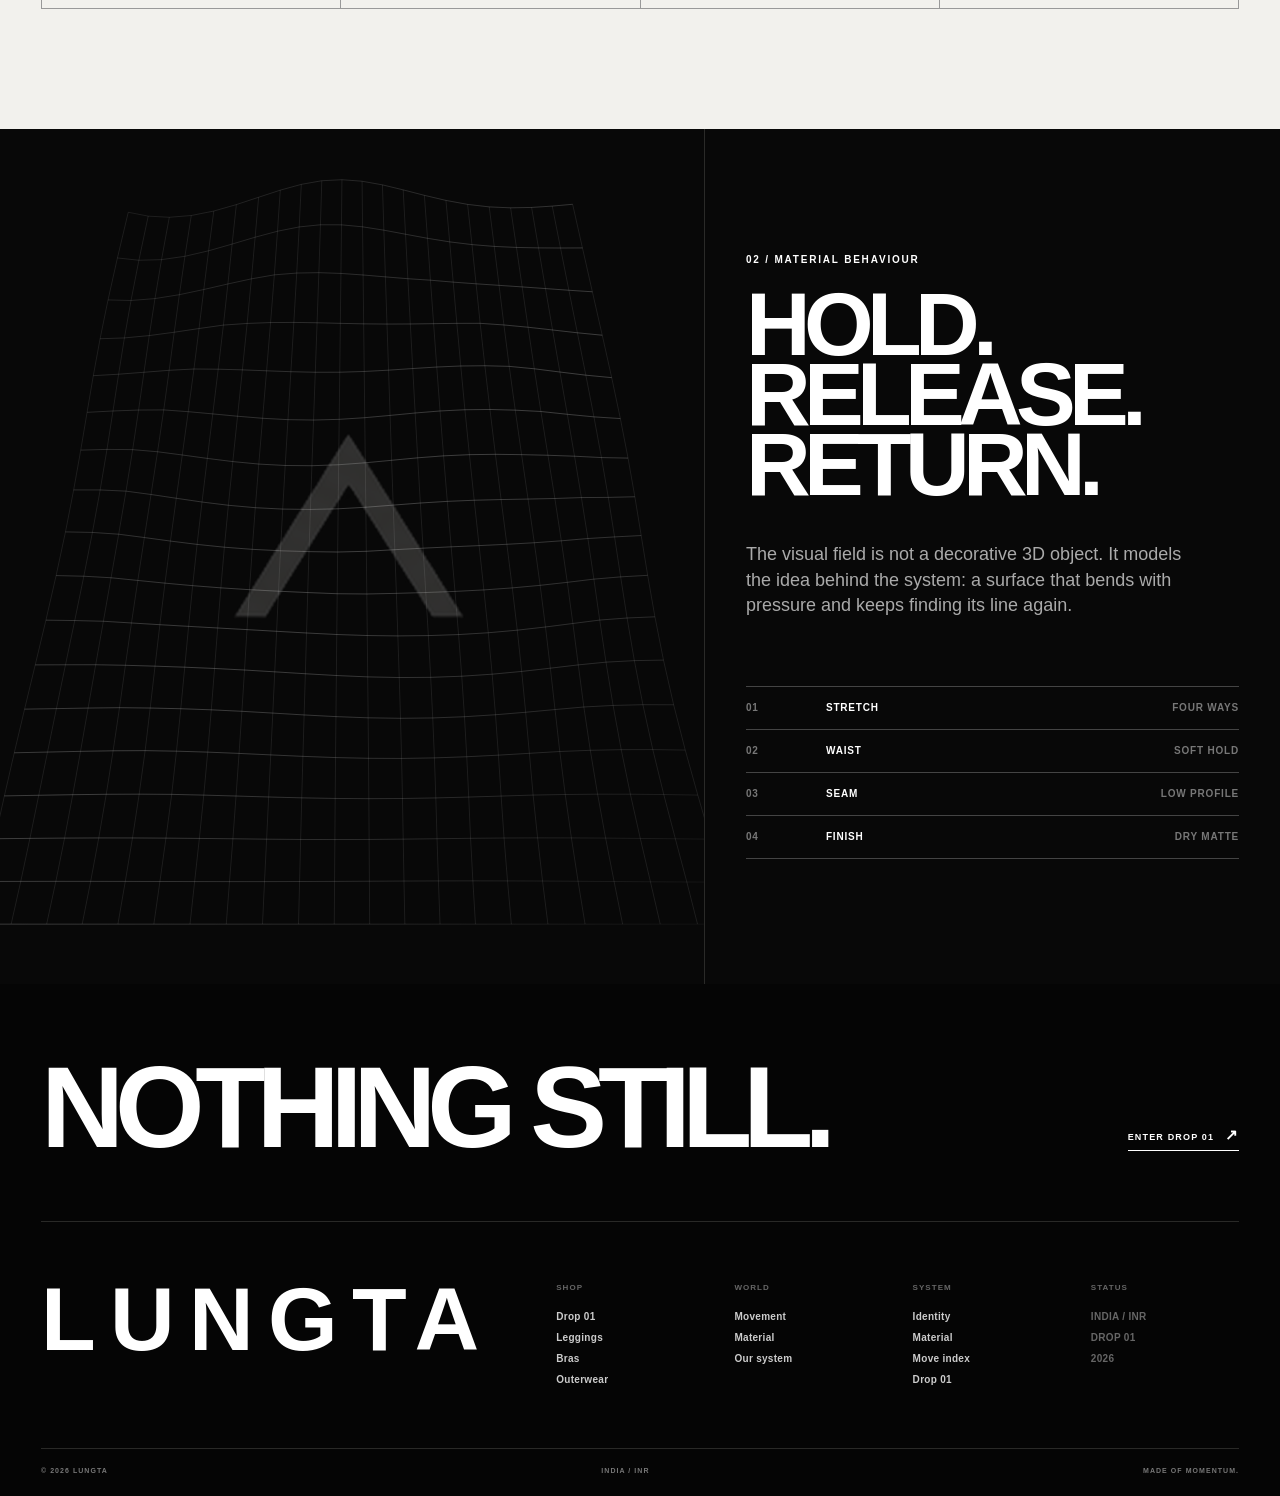
<file: material.html>
<!doctype html>
<html lang="en">
<head>
  <meta charset="utf-8">
  <meta name="viewport" content="width=device-width,initial-scale=1,viewport-fit=cover">
  <meta name="theme-color" content="#050505">
  <meta name="description" content="LUNGTA material system. Stretch, recovery, seam profile and dry matte finish.">
  <title>Material | LUNGTA</title>
  <link rel="icon" type="image/png" href="assets/brand/lungta-mark.png">
  <link rel="stylesheet" href="css/styles.css">
</head>
<body>
  <div data-site-header></div>
  <main>
    <section class="page-hero material-hero">
      <canvas data-fabric-canvas aria-hidden="true"></canvas>
      <div class="eyebrow">MATERIAL / UNDER THE SURFACE</div>
      <h1>WHAT YOU<br><span class="outline">DON'T SEE.</span></h1>
      <p class="page-hero-copy">The material system is designed to disappear into the task: stretch where required, recover when released, stay dry to the eye and quiet against the body.</p>
      <div class="page-hero-meta">4-WAY STRETCH<br>HIGH RECOVERY<br>LOW PROFILE</div>
    </section>

    <section class="material-science">
      <div class="science-head" data-reveal><span>01 / PARAMETERS</span><h2>ENGINEERED TO BE FELT.</h2><p>No inflated tech language. These are the four behaviours that matter when a garment has to keep moving for longer than a workout.</p></div>
      <div class="science-grid">
        <article class="science-card" data-reveal><span>01 / RANGE</span><strong>4X</strong><h3>FOUR-WAY STRETCH</h3><p>Mobility across both primary axes so the material follows rather than redirects the body.</p></article>
        <article class="science-card" data-reveal><span>02 / RETURN</span><strong>94</strong><h3>RECOVERY INDEX</h3><p>A prototype design benchmark for how decisively the surface returns after repeated extension.</p></article>
        <article class="science-card" data-reveal><span>03 / CONTACT</span><strong>LOW</strong><h3>SEAM PROFILE</h3><p>Construction stays close to the surface to reduce interruption under repetition and layers.</p></article>
        <article class="science-card" data-reveal><span>04 / SURFACE</span><strong>DRY</strong><h3>MATTE FINISH</h3><p>Dense and non-shiny so technical function reads as clothing rather than equipment.</p></article>
      </div>
    </section>

    <section class="fibre-stage">
      <div class="fibre-visual"><canvas data-fabric-canvas aria-hidden="true"></canvas><img src="assets/brand/lungta-mark.png" alt="" aria-hidden="true"></div>
      <div class="fibre-copy" data-reveal>
        <div class="eyebrow">02 / MATERIAL BEHAVIOUR</div>
        <h2>HOLD.<br>RELEASE.<br>RETURN.</h2>
        <p>The visual field is not a decorative 3D object. It models the idea behind the system: a surface that bends with pressure and keeps finding its line again.</p>
        <div class="fibre-list"><div><span>01</span><b>STRETCH</b><em>FOUR WAYS</em></div><div><span>02</span><b>WAIST</b><em>SOFT HOLD</em></div><div><span>03</span><b>SEAM</b><em>LOW PROFILE</em></div><div><span>04</span><b>FINISH</b><em>DRY MATTE</em></div></div>
      </div>
    </section>
  </main>
  <div data-site-footer></div>
  <script src="js/products.js"></script><script src="js/components.js"></script><script src="js/site.js"></script>
</body>
</html>
</file>
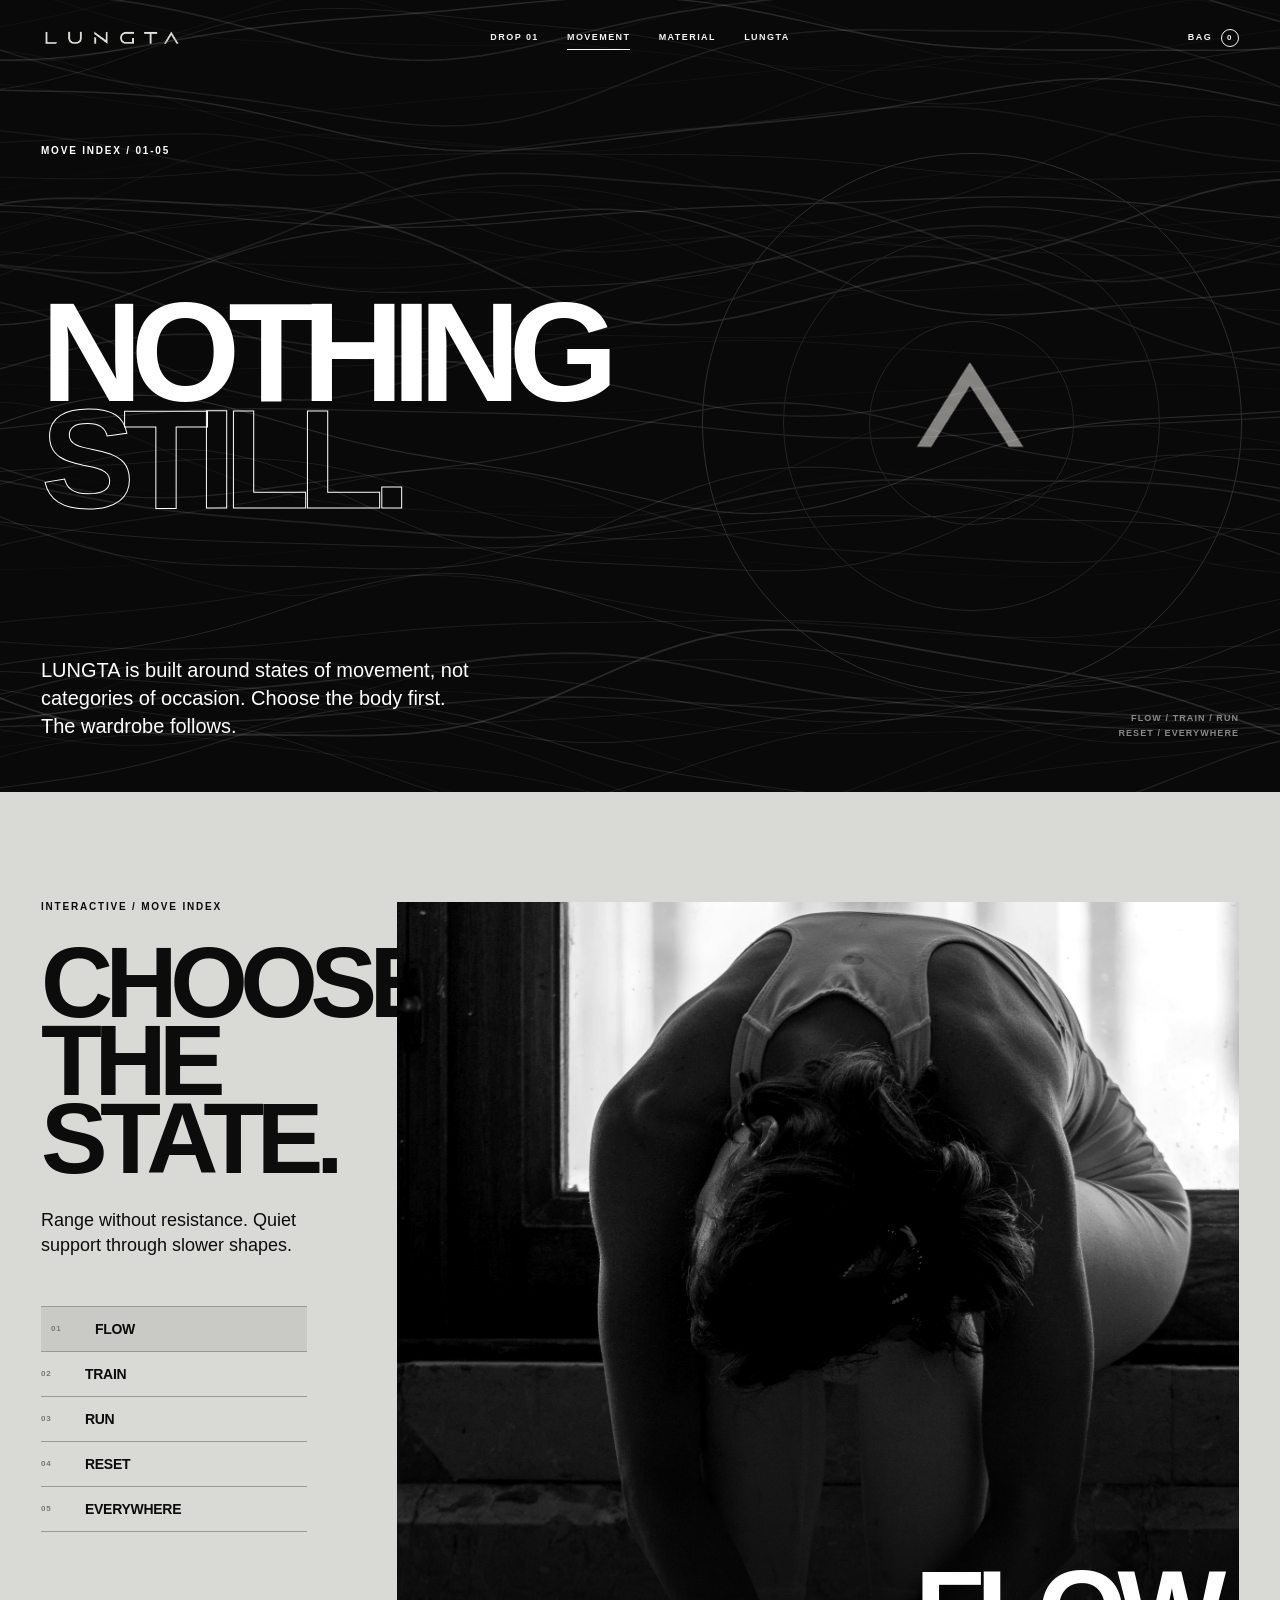
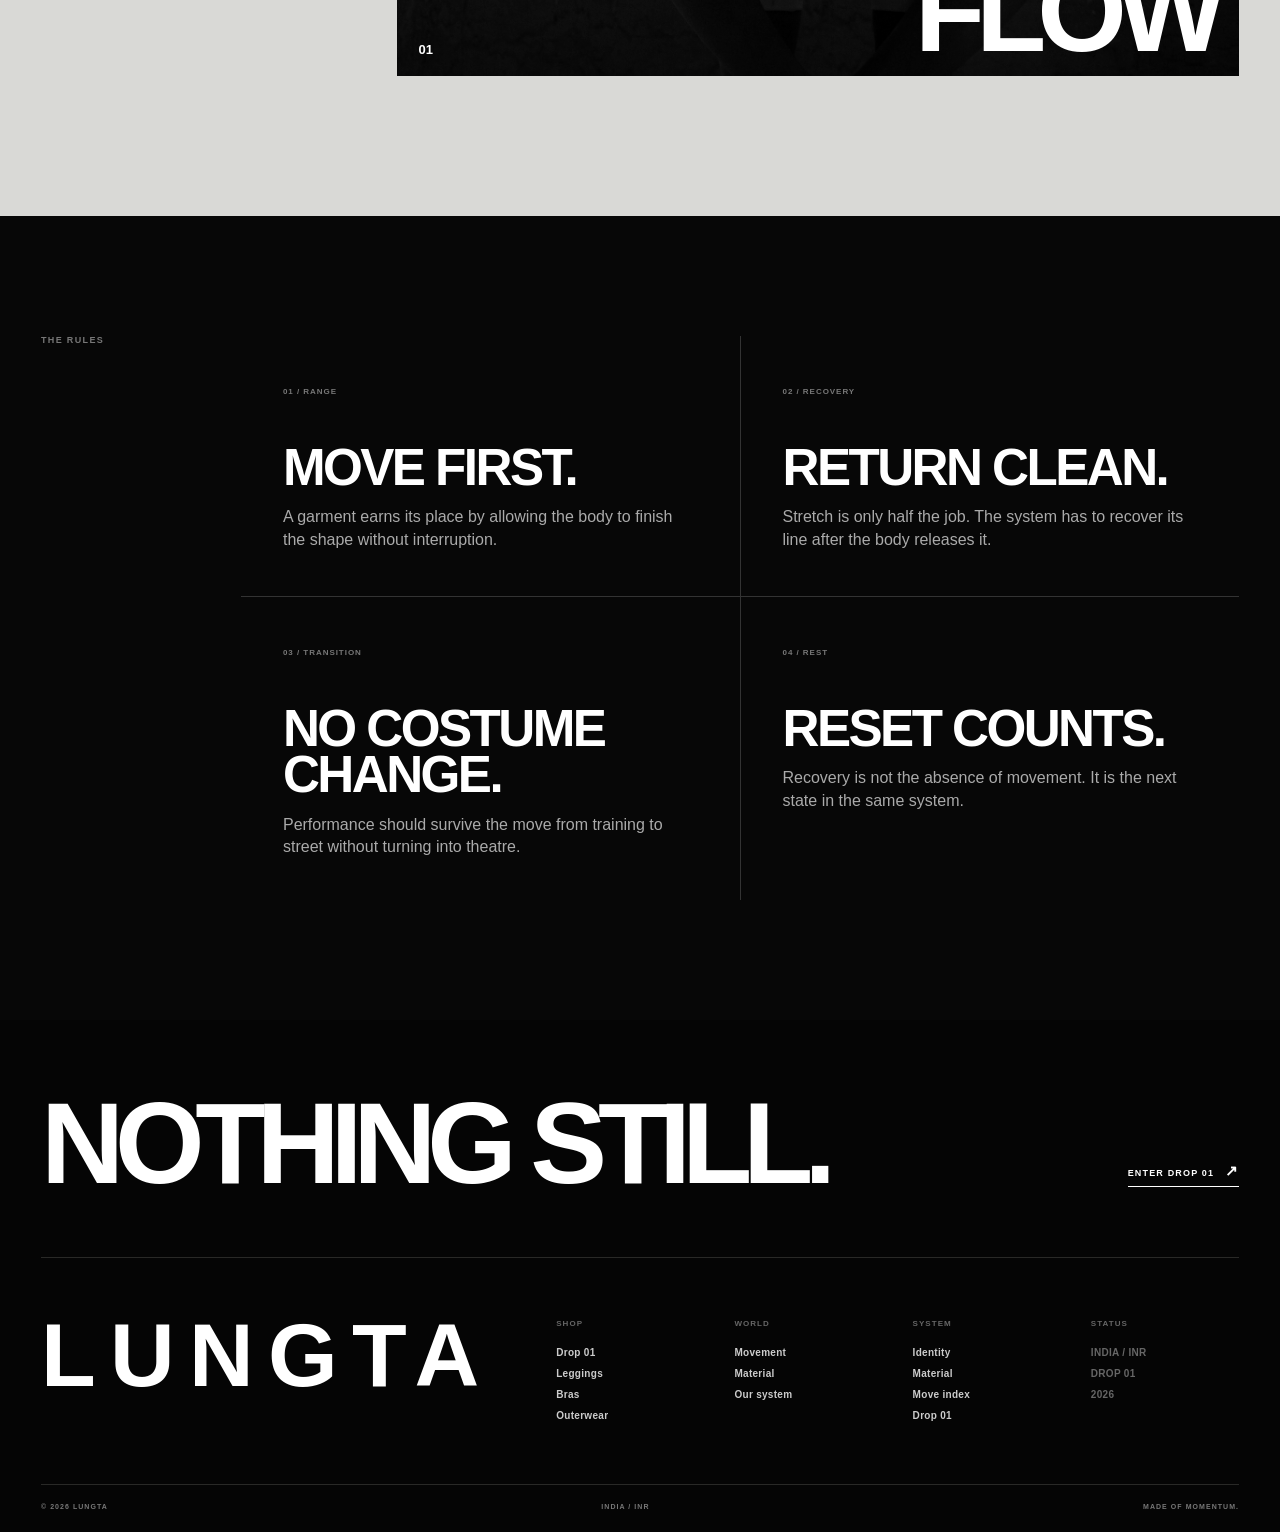
<file: movement.html>
<!doctype html>
<html lang="en">
<head>
  <meta charset="utf-8">
  <meta name="viewport" content="width=device-width,initial-scale=1,viewport-fit=cover">
  <meta name="theme-color" content="#050505">
  <meta name="description" content="The LUNGTA Move Index. Apparel designed around movement, not occasion.">
  <title>Movement | LUNGTA</title>
  <link rel="icon" type="image/png" href="assets/brand/lungta-mark.png">
  <link rel="stylesheet" href="css/styles.css">
</head>
<body>
  <div data-site-header></div>
  <main>
    <section class="page-hero movement-hero">
      <canvas data-wind-canvas="dark" aria-hidden="true"></canvas>
      <div class="hero-orbit" aria-hidden="true"><img src="assets/brand/lungta-mark.png" alt=""></div>
      <div class="eyebrow">MOVE INDEX / 01-05</div>
      <h1>NOTHING<br><span class="outline">STILL.</span></h1>
      <p class="page-hero-copy">LUNGTA is built around states of movement, not categories of occasion. Choose the body first. The wardrobe follows.</p>
      <div class="page-hero-meta">FLOW / TRAIN / RUN<br>RESET / EVERYWHERE</div>
    </section>

    <section class="movement-full">
      <div class="movement-system" data-move-system data-reveal>
        <div class="move-index">
          <div class="eyebrow">INTERACTIVE / MOVE INDEX</div>
          <h2>CHOOSE THE STATE.</h2>
          <p data-move-copy>Range without resistance. Quiet support through slower shapes.</p>
          <div class="move-list">
            <button class="is-active" type="button" data-move-option="flow"><span>01</span>FLOW</button>
            <button type="button" data-move-option="train"><span>02</span>TRAIN</button>
            <button type="button" data-move-option="run"><span>03</span>RUN</button>
            <button type="button" data-move-option="reset"><span>04</span>RESET</button>
            <button type="button" data-move-option="everywhere"><span>05</span>EVERYWHERE</button>
          </div>
        </div>
        <div class="move-stage"><img data-move-image src="assets/images/yoga.webp" alt="Movement mode"><div class="move-stage-copy"><span data-move-no>01</span><strong data-move-title>FLOW</strong></div></div>
      </div>
    </section>

    <section class="movement-notes">
      <span>THE RULES</span>
      <div class="movement-notes-grid">
        <article class="movement-note" data-reveal><span>01 / RANGE</span><h3>MOVE FIRST.</h3><p>A garment earns its place by allowing the body to finish the shape without interruption.</p></article>
        <article class="movement-note" data-reveal><span>02 / RECOVERY</span><h3>RETURN CLEAN.</h3><p>Stretch is only half the job. The system has to recover its line after the body releases it.</p></article>
        <article class="movement-note" data-reveal><span>03 / TRANSITION</span><h3>NO COSTUME CHANGE.</h3><p>Performance should survive the move from training to street without turning into theatre.</p></article>
        <article class="movement-note" data-reveal><span>04 / REST</span><h3>RESET COUNTS.</h3><p>Recovery is not the absence of movement. It is the next state in the same system.</p></article>
      </div>
    </section>
  </main>
  <div data-site-footer></div>
  <script src="js/products.js"></script><script src="js/components.js"></script><script src="js/site.js"></script>
</body>
</html>
</file>
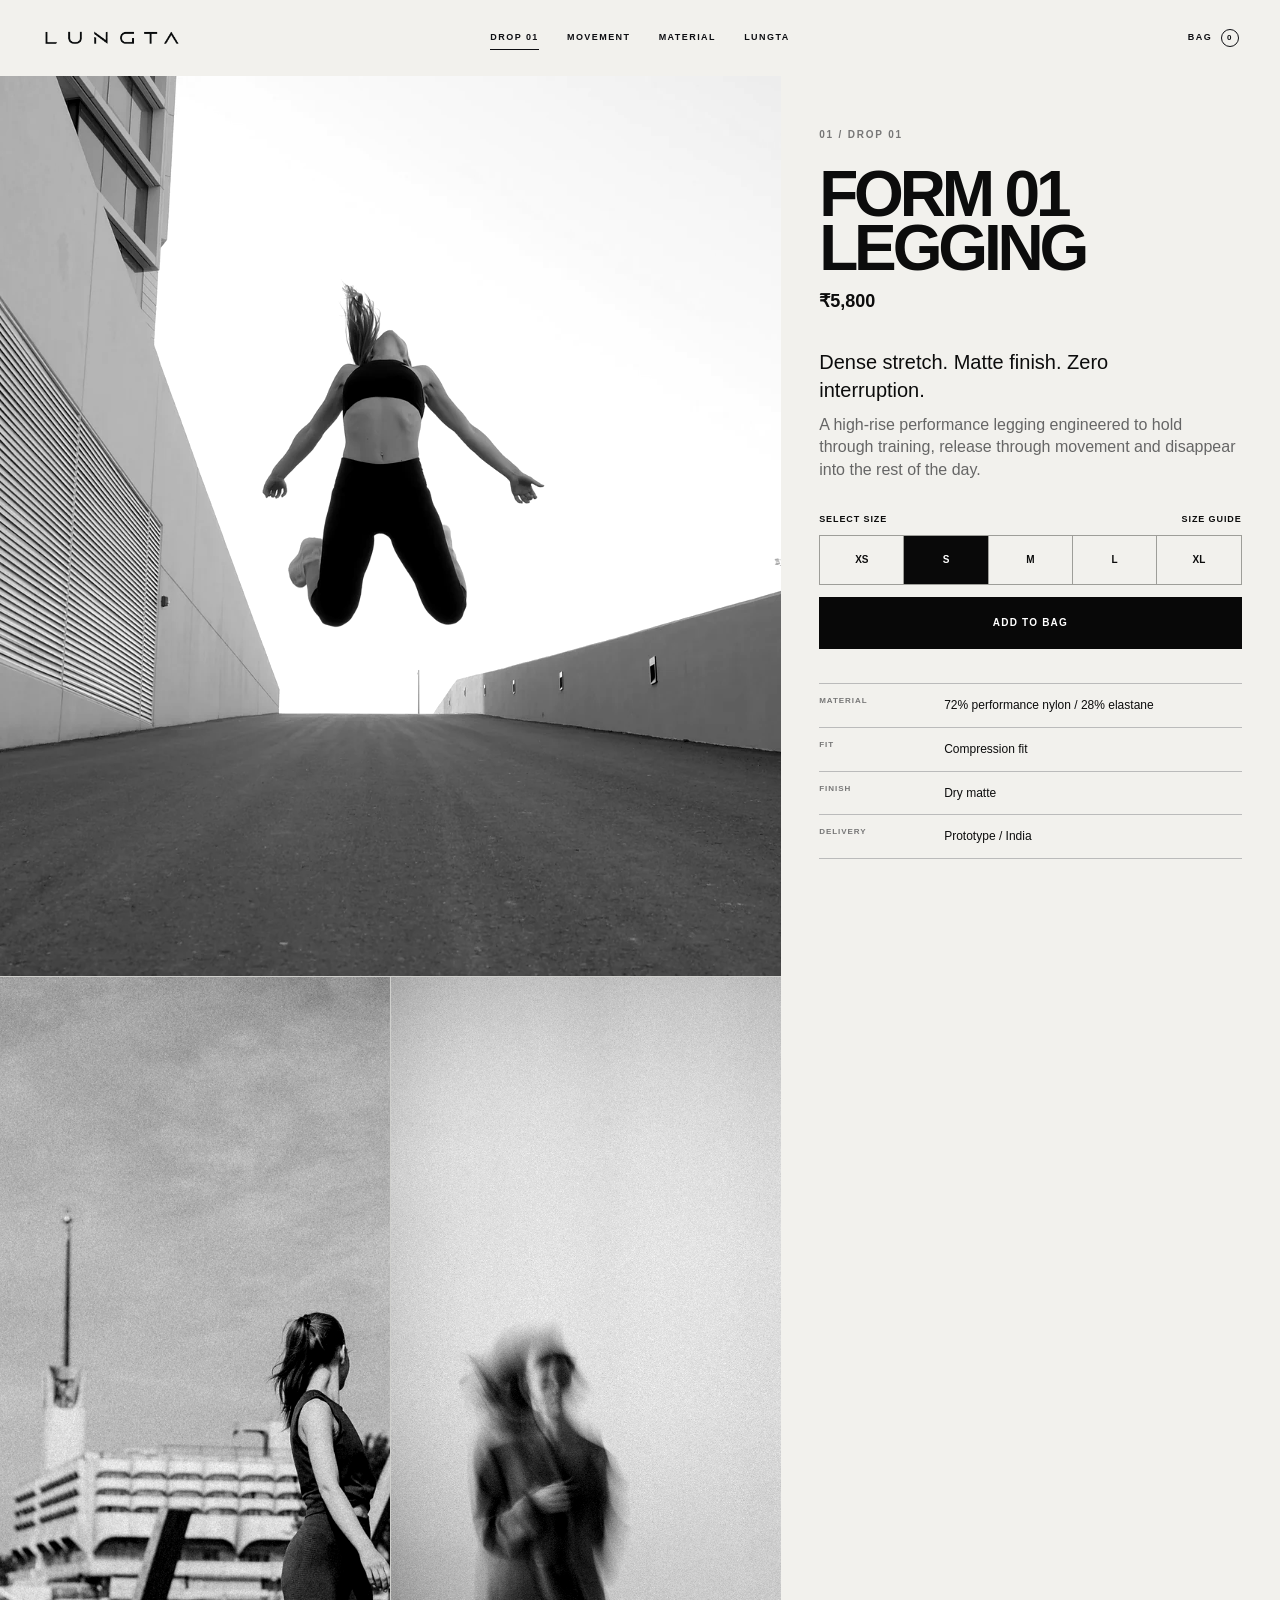
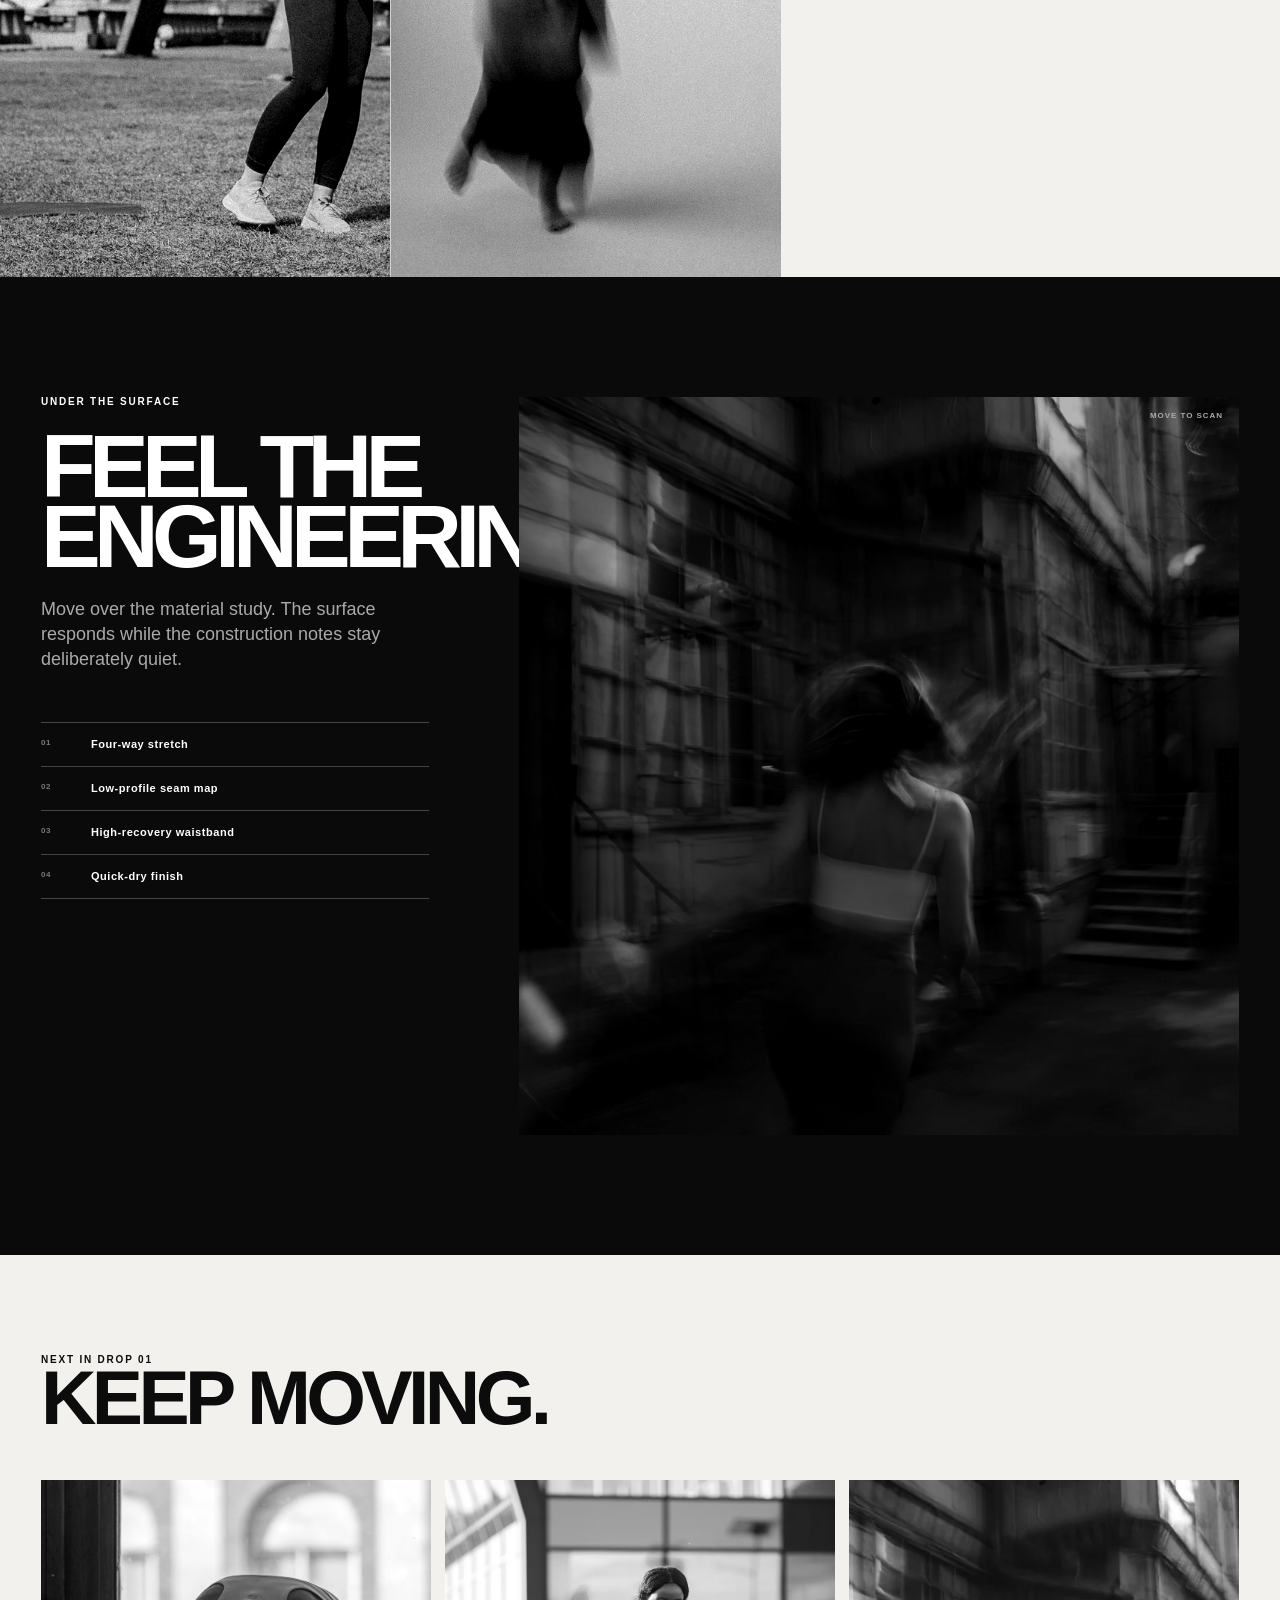
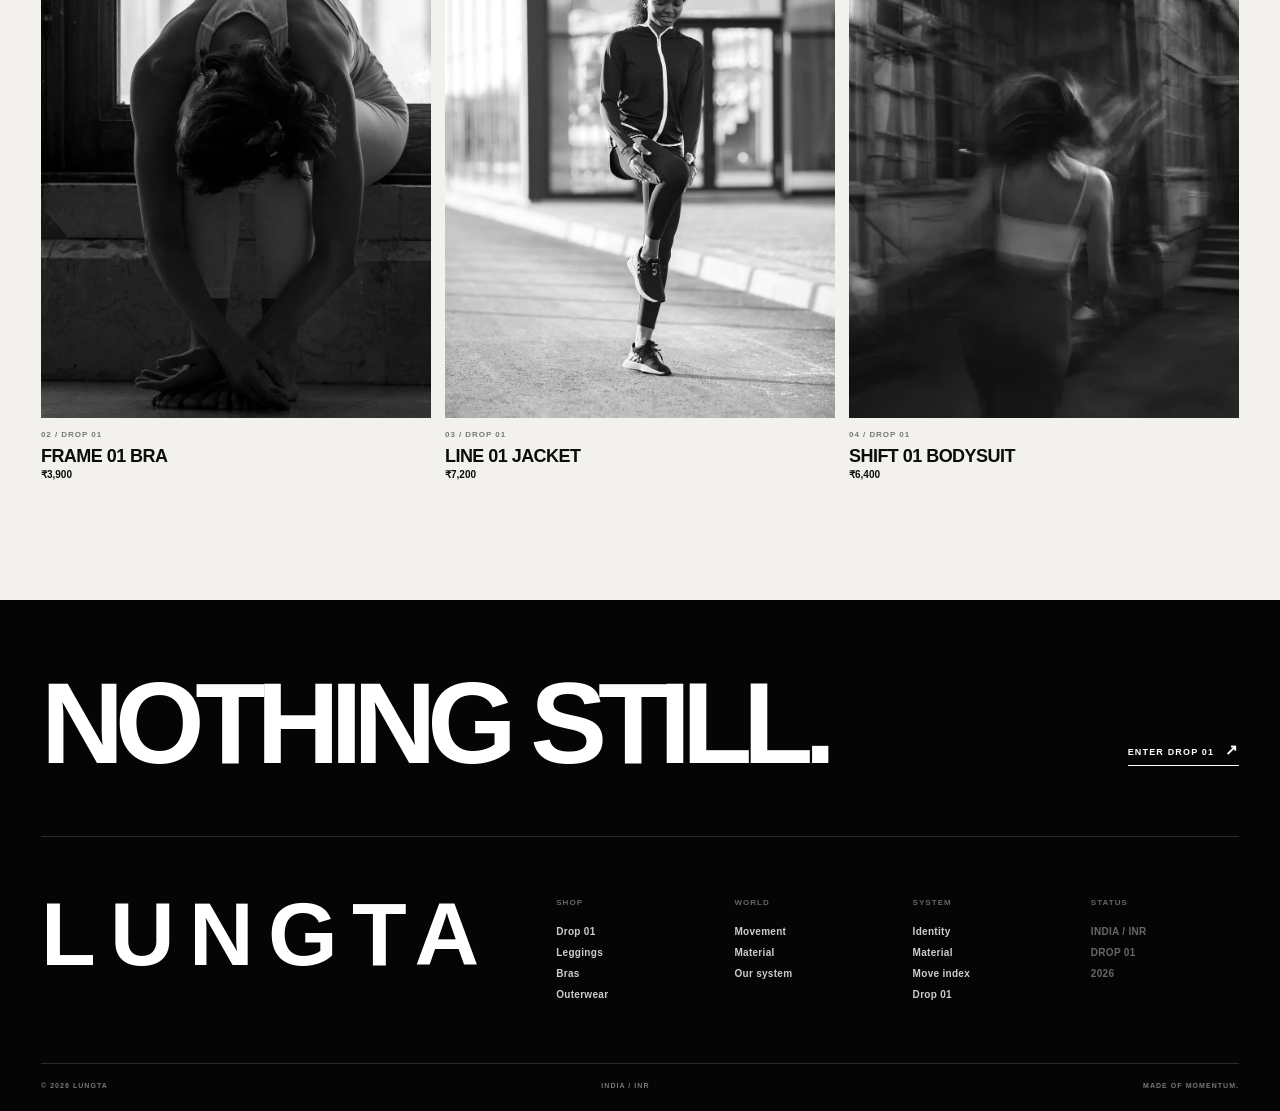
<file: product.html>
<!doctype html>
<html lang="en">
<head>
  <meta charset="utf-8">
  <meta name="viewport" content="width=device-width,initial-scale=1,viewport-fit=cover">
  <meta name="theme-color" content="#050505">
  <meta name="description" content="LUNGTA Drop 01 product detail.">
  <title>Product | LUNGTA</title>
  <link rel="icon" type="image/png" href="assets/brand/lungta-mark.png">
  <link rel="stylesheet" href="css/styles.css">
</head>
<body>
  <div data-site-header></div>
  <main class="product-page">
    <section class="product-shell">
      <div class="product-gallery">
        <figure><img data-product-image src="assets/images/jump.webp" alt="LUNGTA product"></figure>
        <figure><img data-product-alt-image src="assets/images/building.webp" alt="LUNGTA product alternate view"></figure>
        <figure><img src="assets/images/blur.webp" alt="LUNGTA movement detail"></figure>
      </div>
      <aside class="product-panel">
        <div class="eyebrow" data-product-index>01 / DROP 01</div>
        <h1 data-product-name>FORM 01 LEGGING</h1>
        <div class="product-price" data-product-price>₹5,800</div>
        <p class="product-line" data-product-line>Dense stretch. Matte finish. Zero interruption.</p>
        <p class="product-desc" data-product-description>A high-rise performance legging engineered for movement.</p>
        <div class="size-label"><span>SELECT SIZE</span><a href="#size">SIZE GUIDE</a></div>
        <div class="size-grid" data-product-sizes id="size"></div>
        <button class="button button-dark button-full product-add" type="button" data-product-add>ADD TO BAG</button>
        <div class="product-facts">
          <div class="product-fact"><span>MATERIAL</span><strong data-product-material></strong></div>
          <div class="product-fact"><span>FIT</span><strong data-product-fit></strong></div>
          <div class="product-fact"><span>FINISH</span><strong data-product-finish></strong></div>
          <div class="product-fact"><span>DELIVERY</span><strong>Prototype / India</strong></div>
        </div>
      </aside>
    </section>

    <section class="product-material">
      <div class="product-material-copy" data-reveal>
        <div class="eyebrow">UNDER THE SURFACE</div>
        <h2>FEEL THE ENGINEERING.</h2>
        <p>Move over the material study. The surface responds while the construction notes stay deliberately quiet.</p>
        <ul class="product-notes" data-product-notes></ul>
      </div>
      <div class="scan-stage" data-scan data-reveal>
        <img src="assets/images/motion.webp" alt="Material movement study">
        <div class="scan-lens" data-scan-lens></div>
      </div>
    </section>

    <section class="related">
      <div class="eyebrow">NEXT IN DROP 01</div>
      <h2>KEEP MOVING.</h2>
      <div class="related-grid" data-related></div>
    </section>
  </main>
  <div data-site-footer></div>
  <script src="js/products.js"></script><script src="js/components.js"></script><script src="js/site.js"></script><script src="js/product.js"></script>
</body>
</html>
</file>
<file: css/styles.css>
:root{
  --black:#050505;
  --ink:#0c0c0c;
  --charcoal:#171717;
  --graphite:#282828;
  --fog:#8f8f8a;
  --line:#2c2c2a;
  --paper:#f2f1ed;
  --white:#faf9f5;
  --header:76px;
  --pad:clamp(18px,3.2vw,54px);
  --ease:cubic-bezier(.18,.82,.2,1);
  --display:"Arial Narrow","Helvetica Neue",Arial,sans-serif;
  --body:"Helvetica Neue",Arial,sans-serif;
}
*{box-sizing:border-box}
html{background:var(--black);scroll-behavior:smooth;scrollbar-color:#444 var(--black)}
body{margin:0;background:var(--paper);color:var(--ink);font-family:var(--body);font-size:16px;line-height:1.4;overflow-x:hidden;-webkit-font-smoothing:antialiased}
body.menu-open,body.bag-open{overflow:hidden}
img{display:block;max-width:100%}
a{color:inherit;text-decoration:none}
button,input{font:inherit}
button{color:inherit;cursor:pointer}
button:focus-visible,a:focus-visible,input:focus-visible{outline:1px solid currentColor;outline-offset:5px}
::selection{background:#fff;color:#000}
main{position:relative;isolation:isolate}
.eyebrow{font:600 10px/1 var(--display);letter-spacing:.18em;text-transform:uppercase}
.display{font-family:var(--display);font-weight:800;letter-spacing:-.075em;text-transform:uppercase}
.muted{color:var(--fog)}
.button{min-height:52px;padding:0 21px;border:1px solid currentColor;background:transparent;display:inline-flex;align-items:center;justify-content:center;font:700 10px/1 var(--display);letter-spacing:.12em;text-transform:uppercase;transition:background .25s,color .25s,transform .25s var(--ease)}
.button:hover{transform:translateY(-2px)}
.button-light{background:var(--white);color:#080808;border-color:var(--white)}
.button-light:hover{background:#dcdad5;border-color:#dcdad5}
.button-dark{background:#080808;color:#fff;border-color:#080808}
.button-dark:hover{background:#262626;border-color:#262626}
.button-full{width:100%}

/* Shared header */
.site-header{position:fixed;z-index:300;top:0;left:0;right:0;height:var(--header);padding:0 var(--pad);display:grid;grid-template-columns:1fr auto 1fr;align-items:center;color:#fff;transition:transform .45s var(--ease),background .35s,border-color .35s;mix-blend-mode:difference;border-bottom:1px solid transparent}
.site-header.is-hidden{transform:translateY(-105%)}
.site-header.is-scrolled{background:rgba(5,5,5,.72);backdrop-filter:blur(12px);border-color:rgba(255,255,255,.12);mix-blend-mode:normal}
.brand-lockup{width:clamp(132px,11vw,176px);height:28px;display:flex;align-items:center;overflow:visible}
.brand-lockup img{width:100%;height:auto;object-fit:contain}
.desktop-nav{display:flex;align-items:center;gap:clamp(18px,2.2vw,34px)}
.desktop-nav a,.header-bag{position:relative;font:600 9px/1 var(--display);letter-spacing:.16em;text-transform:uppercase}
.desktop-nav a:after{content:"";position:absolute;left:0;right:100%;bottom:-8px;height:1px;background:currentColor;transition:right .3s var(--ease)}
.desktop-nav a:hover:after,.desktop-nav a.is-active:after{right:0}
.header-actions{justify-self:end;display:flex;align-items:center;gap:18px}
.header-bag{border:0;background:none;padding:8px 0}
.header-bag span{display:inline-grid;place-items:center;width:18px;height:18px;margin-left:5px;border:1px solid currentColor;border-radius:50%;font-size:8px}
.menu-toggle{display:none;border:0;background:none;width:30px;height:30px;position:relative;padding:0}
.menu-toggle span{position:absolute;left:3px;right:3px;height:1px;background:currentColor}
.menu-toggle span:first-child{top:10px}.menu-toggle span:last-child{bottom:10px}
.scroll-progress{position:fixed;z-index:450;left:0;right:0;top:0;height:2px;background:#fff;transform-origin:left;transform:scaleX(0);mix-blend-mode:difference;pointer-events:none}

/* Mobile menu */
.mobile-menu{position:fixed;z-index:420;inset:0;background:var(--black);color:#fff;padding:22px var(--pad) 26px;display:grid;grid-template-rows:auto 1fr auto;transform:translateY(-105%);visibility:hidden;transition:transform .7s var(--ease),visibility .7s}
.mobile-menu.is-open{transform:none;visibility:visible}
.mobile-menu-top{display:flex;justify-content:space-between;align-items:center}
.mobile-menu-top img{width:150px;height:auto}.mobile-menu-top button{border:0;background:none;font:600 9px/1 var(--display);letter-spacing:.14em}
.mobile-menu nav{align-self:center;display:flex;flex-direction:column;border-top:1px solid #30302e}
.mobile-menu nav a{display:grid;grid-template-columns:44px 1fr;align-items:end;border-bottom:1px solid #30302e;padding:15px 0;font:700 clamp(42px,10vw,82px)/.9 var(--display);letter-spacing:-.06em}
.mobile-menu nav a span{align-self:start;font:500 9px/1 var(--display);letter-spacing:.1em;color:#777;padding-top:8px}
.mobile-menu-foot{display:flex;justify-content:space-between;gap:20px;font:600 8px/1 var(--display);letter-spacing:.14em}

/* Bag */
.bag-backdrop{position:fixed;z-index:430;inset:0;background:rgba(0,0,0,.55);opacity:0;visibility:hidden;transition:.35s}
.bag-backdrop.is-open{opacity:1;visibility:visible}
.bag-drawer{position:fixed;z-index:440;right:0;top:0;bottom:0;width:min(520px,100%);background:var(--paper);color:#0a0a0a;display:grid;grid-template-rows:auto 1fr auto;transform:translateX(105%);visibility:hidden;transition:transform .55s var(--ease),visibility .55s}
.bag-drawer.is-open{transform:none;visibility:visible}
.bag-head{height:76px;padding:0 26px;border-bottom:1px solid #c9c8c3;display:flex;align-items:center;justify-content:space-between;font:700 10px/1 var(--display);letter-spacing:.14em}.bag-head button{border:0;background:none;font:600 9px/1 var(--display);letter-spacing:.12em}
.bag-items{overflow:auto;padding:0 26px}.bag-item{display:grid;grid-template-columns:102px 1fr auto;gap:15px;padding:20px 0;border-bottom:1px solid #c9c8c3;align-items:start}.bag-item>img{width:102px;height:128px;object-fit:cover;filter:grayscale(1);background:#ddd}.bag-item span{font:600 8px/1 var(--display);letter-spacing:.12em;color:#777}.bag-item h3{font:700 15px/1.1 var(--display);letter-spacing:-.025em;margin:10px 0 7px}.bag-item p{font-size:11px;margin:0;color:#555}.bag-item button{border:0;background:none;padding:0;font:600 8px/1 var(--display);letter-spacing:.08em;color:#777}.bag-foot{border-top:1px solid #c9c8c3;padding:20px 26px 24px}.bag-foot>div{display:flex;justify-content:space-between;margin-bottom:18px;font:600 10px/1 var(--display);letter-spacing:.1em}.bag-foot strong{font-size:20px;letter-spacing:-.03em}.bag-foot small{display:block;margin-top:12px;font-size:10px;color:#777}.bag-empty{height:100%;min-height:350px;display:flex;flex-direction:column;justify-content:center;align-items:center;text-align:center}.bag-empty img{width:64px;opacity:.7;filter:invert(1)}.bag-empty p{font-size:18px}.bag-empty a{font:700 9px/1 var(--display);letter-spacing:.13em;border-bottom:1px solid;padding-bottom:6px}

/* Custom cursor */
.apex-cursor{position:fixed;z-index:1000;left:0;top:0;width:28px;height:28px;pointer-events:none;opacity:0;transition:opacity .2s,width .2s,height .2s;mix-blend-mode:difference}.apex-cursor img{width:100%;height:100%;object-fit:contain;filter:none}.apex-cursor.is-visible{opacity:.75}.apex-cursor.is-hot{width:48px;height:48px;opacity:1}

/* Intro */
.intro{position:fixed;z-index:900;inset:0;background:#030303;color:#fff;overflow:hidden;display:grid;place-items:center;transition:transform .9s var(--ease),visibility .9s}
.intro.is-done{transform:translateY(-102%);visibility:hidden}
.intro-skip{position:absolute;right:24px;top:24px;border:0;background:none;color:#777;font:600 9px/1 var(--display);letter-spacing:.14em;z-index:3}
.intro-horse{position:absolute;width:min(42vw,610px);left:-48vw;top:50%;transform:translateY(-50%);opacity:0;filter:drop-shadow(0 0 20px rgba(255,255,255,.12));transition:left 1.2s var(--ease),opacity .5s,transform 1.2s var(--ease),filter .5s}
.intro.stage-two .intro-horse{left:50%;opacity:1;transform:translate(-50%,-50%) scale(1.18)}
.intro.stage-three .intro-horse{left:110vw;opacity:0;transform:translate(-50%,-50%) scale(1.35);filter:blur(9px)}
.intro-mark{width:92px;opacity:0;transform:scale(.55);transition:opacity .6s var(--ease),transform .8s var(--ease)}
.intro.stage-three .intro-mark{opacity:1;transform:scale(1)}
.intro-copy{position:absolute;left:50%;bottom:12vh;transform:translateX(-50%);text-align:center;opacity:0;transition:opacity .7s .18s}.intro.stage-three .intro-copy{opacity:1}.intro-copy img{width:min(48vw,580px);height:auto}.intro-wind{position:absolute;inset:0;overflow:hidden}.intro-wind i{position:absolute;left:-40%;width:32%;height:1px;background:linear-gradient(90deg,transparent,#fff,transparent);opacity:.16;animation:introWind 1.6s var(--ease) infinite}.intro-wind i:nth-child(1){top:33%;animation-delay:.1s}.intro-wind i:nth-child(2){top:45%;width:47%;animation-delay:.35s}.intro-wind i:nth-child(3){top:57%;width:25%;animation-delay:.5s}.intro-wind i:nth-child(4){top:66%;width:52%;animation-delay:.72s}@keyframes introWind{to{transform:translateX(450%);opacity:0}}

/* Home hero */
.hero{min-height:100svh;background:var(--black);color:#fff;position:relative;overflow:hidden;display:grid;align-items:end}
.hero canvas{position:absolute;inset:0;width:100%;height:100%;z-index:0}
.hero-media{position:absolute;inset:0;z-index:0;overflow:hidden}.hero-media img{width:100%;height:100%;object-fit:cover;object-position:center 48%;filter:grayscale(1) contrast(1.16) brightness(.36);transform:scale(1.035)}
.hero-media:after{content:"";position:absolute;inset:0;background:linear-gradient(90deg,rgba(0,0,0,.8),rgba(0,0,0,.14) 56%,rgba(0,0,0,.55)),linear-gradient(0deg,rgba(0,0,0,.76),transparent 48%)}
.hero-horse{position:absolute;z-index:1;width:min(34vw,520px);right:8vw;top:21vh;opacity:.56;filter:drop-shadow(0 0 22px rgba(255,255,255,.13));animation:horseFloat 6s ease-in-out infinite}@keyframes horseFloat{50%{transform:translate3d(-2vw,1.3vh,0) scale(1.025);opacity:.72}}
.hero-mark{position:absolute;z-index:1;width:clamp(80px,10vw,150px);right:5vw;bottom:11vh;opacity:.08}
.hero-inner{position:relative;z-index:2;min-height:100svh;padding:calc(var(--header) + 46px) var(--pad) 44px;display:grid;grid-template-columns:minmax(0,1.3fr) minmax(220px,.7fr);grid-template-rows:auto 1fr auto;gap:30px;align-items:end}
.hero-top{grid-column:1/-1;align-self:start;display:flex;justify-content:space-between;gap:20px}.hero-top span{font:600 9px/1 var(--display);letter-spacing:.15em}.hero-top span:last-child{color:#777}
.hero-title{grid-column:1/-1;align-self:center;margin:0;width:min(100%,1250px);font:800 clamp(62px,10.3vw,165px)/.78 var(--display);letter-spacing:-.082em;text-transform:uppercase;text-wrap:balance}.hero-title span{display:block}.hero-title .outline{color:transparent;-webkit-text-stroke:1px rgba(255,255,255,.85);padding-left:clamp(0px,8vw,130px)}
.hero-bottom{grid-column:1/-1;display:grid;grid-template-columns:minmax(220px,420px) 1fr auto;gap:34px;align-items:end}.hero-bottom p{margin:0;font-size:clamp(17px,1.45vw,23px);line-height:1.25}.hero-micro{font:600 9px/1.5 var(--display);letter-spacing:.12em;color:#92928d;text-transform:uppercase;max-width:260px}.hero-actions{display:flex;gap:8px;flex-wrap:wrap;justify-content:flex-end}

/* Manifesto rail */
.manifesto-rail{background:#0a0a0a;color:#fff;padding:90px var(--pad);border-top:1px solid #222;border-bottom:1px solid #222;display:grid;grid-template-columns:160px minmax(0,1fr) 120px;gap:40px;align-items:center}.manifesto-rail>span{align-self:start;font:600 9px/1 var(--display);letter-spacing:.15em;color:#777}.manifesto-rail h2{margin:0;font:700 clamp(42px,6.4vw,102px)/.9 var(--display);letter-spacing:-.06em;text-transform:uppercase;max-width:1150px}.manifesto-rail h2 i{font-style:normal;color:#4c4c49}.manifesto-rail img{width:84px;justify-self:end;opacity:.6}

/* Day index */
.day-index{background:var(--paper);padding:120px var(--pad);display:grid;grid-template-columns:minmax(220px,.72fr) minmax(0,1.28fr);gap:clamp(44px,7vw,120px);align-items:start}
.day-copy{position:sticky;top:110px}.day-copy .eyebrow{margin-bottom:36px}.day-copy h2{margin:0;font:800 clamp(64px,8vw,128px)/.78 var(--display);letter-spacing:-.08em;text-transform:uppercase}.day-copy p{max-width:360px;font-size:18px;line-height:1.4;margin:35px 0 0}.day-options{margin-top:64px;border-top:1px solid #aaa9a4}.day-options button{width:100%;border:0;border-bottom:1px solid #aaa9a4;background:transparent;display:grid;grid-template-columns:90px 1fr;align-items:center;text-align:left;padding:17px 0;transition:padding-left .25s var(--ease),background .25s}.day-options button span{font:700 12px/1 var(--display);letter-spacing:-.02em}.day-options button strong{font:600 9px/1 var(--display);letter-spacing:.12em}.day-options button.is-active,.day-options button:hover{padding-left:12px;background:#e5e3de}
.day-image-wrap{height:min(78vh,880px);min-height:540px;position:relative;background:#ccc;overflow:hidden;transition:opacity .2s}.day-image-wrap.is-changing{opacity:.35}.day-image-wrap>img{width:100%;height:100%;object-fit:cover;filter:grayscale(1) contrast(1.08);transition:transform .8s var(--ease)}.day-image-wrap:hover>img{transform:scale(1.025)}.day-image-stamp{position:absolute;right:18px;top:16px;font:800 clamp(44px,6vw,96px)/.8 var(--display);letter-spacing:-.06em;color:rgba(255,255,255,.62);mix-blend-mode:difference}.day-image-tag{position:absolute;left:16px;bottom:16px;background:var(--white);color:#080808;padding:10px 13px;font:700 9px/1 var(--display);letter-spacing:.12em}

/* Drop preview */
.drop-preview{background:#080808;color:#fff;padding:120px var(--pad)}
.section-head{display:grid;grid-template-columns:160px minmax(0,1fr) auto;gap:30px;align-items:end;margin-bottom:62px}.section-head>span{font:600 9px/1 var(--display);letter-spacing:.15em;color:#777;align-self:start}.section-head h2{font:800 clamp(58px,8.5vw,138px)/.78 var(--display);letter-spacing:-.08em;text-transform:uppercase;margin:0}.section-head a{font:700 9px/1 var(--display);letter-spacing:.12em;border-bottom:1px solid;padding-bottom:8px}
.product-grid{display:grid;grid-template-columns:repeat(12,minmax(0,1fr));gap:14px}.product-tile{grid-column:span 6;position:relative;min-width:0}.product-tile:nth-child(2),.product-tile:nth-child(3){grid-column:span 3}.product-tile:nth-child(4){grid-column:span 6}.product-visual{height:clamp(430px,62vw,850px);max-height:78vh;background:#222;overflow:hidden;position:relative;transform:perspective(1000px) rotateX(var(--rx,0deg)) rotateY(var(--ry,0deg));transition:transform .35s var(--ease)}.product-tile:nth-child(2) .product-visual,.product-tile:nth-child(3) .product-visual{height:clamp(430px,48vw,690px)}.product-visual img{width:100%;height:100%;object-fit:cover;filter:grayscale(1) contrast(1.12);transition:transform .65s var(--ease),filter .35s}.product-tile:hover .product-visual img{transform:scale(1.03);filter:grayscale(.35) contrast(1.08)}.product-visual:after{content:"";position:absolute;inset:0;background:radial-gradient(circle 260px at var(--mx,50%) var(--my,50%),transparent,rgba(0,0,0,.18) 60%,rgba(0,0,0,.42));pointer-events:none}.product-info{display:grid;grid-template-columns:42px minmax(0,1fr) auto;gap:12px;padding:15px 0 36px;align-items:start}.product-info>span{font:600 8px/1 var(--display);color:#777}.product-info h3{font:700 clamp(18px,1.55vw,25px)/1.05 var(--display);letter-spacing:-.035em;margin:0}.product-info p{font:600 10px/1 var(--display);margin:4px 0 0}.quick-add{position:absolute;right:12px;bottom:12px;z-index:3;background:#fff;color:#000;border:0;padding:14px 16px;font:700 8px/1 var(--display);letter-spacing:.1em;opacity:0;transform:translateY(8px);transition:.25s}.product-tile:hover .quick-add{opacity:1;transform:none}

/* Material teaser */
.material-teaser{height:min(1100px,110vh);min-height:760px;background:#101010;color:#fff;position:relative;overflow:hidden}.material-teaser canvas{position:absolute;inset:0;width:100%;height:100%}.material-teaser:after{content:"";position:absolute;inset:0;background:radial-gradient(circle at 50% 45%,transparent 0 26%,rgba(0,0,0,.42) 72%,rgba(0,0,0,.86) 100%)}.material-content{position:relative;z-index:2;height:100%;padding:100px var(--pad) 54px;display:grid;grid-template-columns:minmax(0,1.5fr) minmax(260px,.5fr);grid-template-rows:auto 1fr auto;gap:40px}.material-content .eyebrow{grid-column:1/-1}.material-content h2{align-self:center;margin:0;font:800 clamp(66px,10vw,156px)/.76 var(--display);letter-spacing:-.085em;text-transform:uppercase}.material-side{align-self:center;max-width:330px}.material-side p{font-size:18px}.material-side ul{list-style:none;padding:0;margin:35px 0 0;border-top:1px solid #555}.material-side li{border-bottom:1px solid #555;padding:14px 0;display:flex;justify-content:space-between;font:600 9px/1 var(--display);letter-spacing:.1em}.material-content>a{align-self:end;justify-self:start}.material-readout{align-self:end;justify-self:end;text-align:right}.material-readout span{font:600 8px/1 var(--display);letter-spacing:.14em;color:#777}.material-readout strong{display:block;font:800 clamp(60px,8vw,120px)/.8 var(--display);letter-spacing:-.07em}

/* Movement preview/system */
.movement-section{background:#d9d9d6;padding:120px var(--pad)}.movement-system{display:grid;grid-template-columns:minmax(220px,.6fr) minmax(0,1.4fr);gap:clamp(45px,7vw,110px);align-items:start;transition:opacity .2s}.movement-system.is-switching{opacity:.42}.move-index{position:sticky;top:110px}.move-index .eyebrow{margin-bottom:32px}.move-index h2{font:800 clamp(60px,7.8vw,120px)/.78 var(--display);letter-spacing:-.075em;text-transform:uppercase;margin:0}.move-index p{font-size:18px;max-width:350px;margin:30px 0 48px}.move-list{border-top:1px solid #999}.move-list button{width:100%;display:grid;grid-template-columns:44px 1fr;align-items:center;text-align:left;border:0;border-bottom:1px solid #999;background:transparent;padding:15px 0;font:700 14px/1 var(--display);letter-spacing:-.02em;transition:padding-left .25s,background .25s}.move-list button span{font-size:8px;letter-spacing:.12em;color:#777}.move-list button:hover,.move-list button.is-active{background:#c9c9c5;padding-left:10px}.move-stage{position:relative;height:min(82vh,900px);min-height:580px;background:#bbb;overflow:hidden}.move-stage>img{width:100%;height:100%;object-fit:cover;filter:grayscale(1) contrast(1.08)}.move-stage:after{content:"";position:absolute;inset:0;background:linear-gradient(0deg,rgba(0,0,0,.62),transparent 58%)}.move-stage-copy{position:absolute;z-index:2;left:22px;right:22px;bottom:20px;color:#fff;display:grid;grid-template-columns:80px minmax(0,1fr);align-items:end}.move-stage-copy span{font:700 13px/1 var(--display)}.move-stage-copy strong{font:800 clamp(60px,9vw,150px)/.76 var(--display);letter-spacing:-.08em;text-align:right}

/* Wind horse section */
.wind-horse-section{min-height:86vh;background:#030303;color:#fff;position:relative;overflow:hidden;display:grid;place-items:center;padding:100px var(--pad)}.wind-horse-section canvas{position:absolute;inset:0;width:100%;height:100%}.wind-horse-inner{position:relative;z-index:2;width:min(1100px,100%);text-align:center}.wind-horse-inner>img{width:min(55vw,700px);margin:0 auto 54px;opacity:.82;filter:drop-shadow(0 0 28px rgba(255,255,255,.12))}.wind-horse-inner h2{font:700 clamp(54px,8vw,128px)/.82 var(--display);letter-spacing:-.07em;text-transform:uppercase;margin:0}.wind-horse-inner p{max-width:600px;margin:30px auto 0;color:#a8a8a2;font-size:18px;line-height:1.5}.wind-horse-inner a{margin-top:38px}

/* Generic interior hero */
.page-hero{min-height:88svh;background:#060606;color:#fff;position:relative;overflow:hidden;padding:calc(var(--header) + 70px) var(--pad) 52px;display:grid;grid-template-columns:minmax(0,1.35fr) minmax(220px,.65fr);grid-template-rows:auto 1fr auto;gap:30px}.page-hero canvas{position:absolute;inset:0;width:100%;height:100%;z-index:0}.page-hero>*:not(canvas){position:relative;z-index:2}.page-hero .eyebrow{grid-column:1/-1}.page-hero h1{grid-column:1/-1;align-self:center;margin:0;font:800 clamp(70px,11vw,170px)/.76 var(--display);letter-spacing:-.085em;text-transform:uppercase;max-width:1300px}.page-hero h1 .outline{color:transparent;-webkit-text-stroke:1px #fff}.page-hero-copy{max-width:430px;font-size:20px;margin:0}.page-hero-meta{justify-self:end;align-self:end;font:600 9px/1.6 var(--display);letter-spacing:.12em;color:#888;text-align:right}

/* Drop page */
.drop-hero{background:#080808}.page-hero>.drop-hero-media{position:absolute;inset:0;z-index:0}.drop-hero-media img{width:100%;height:100%;object-fit:cover;filter:grayscale(1) brightness(.31) contrast(1.2)}.drop-hero-media:after{content:"";position:absolute;inset:0;background:linear-gradient(90deg,rgba(0,0,0,.75),rgba(0,0,0,.15),rgba(0,0,0,.55)),linear-gradient(0deg,rgba(0,0,0,.65),transparent)}.collection-intro{background:var(--paper);padding:110px var(--pad);display:grid;grid-template-columns:160px minmax(0,1.2fr) minmax(260px,.45fr);gap:42px}.collection-intro>span{font:600 9px/1 var(--display);letter-spacing:.15em;color:#777}.collection-intro h2{font:700 clamp(48px,6.2vw,98px)/.9 var(--display);letter-spacing:-.06em;text-transform:uppercase;margin:0}.collection-intro p{font-size:18px;line-height:1.5;margin:0;align-self:end}.collection-products{background:#0a0a0a;color:#fff;padding:90px var(--pad) 130px}.collection-products .product-grid{margin-top:30px}.collection-products .product-tile{grid-column:span 6}.collection-products .product-visual{height:clamp(520px,67vw,900px)}

/* Product detail */
.product-page{background:var(--paper);padding-top:var(--header)}.product-shell{display:grid;grid-template-columns:minmax(0,1.22fr) minmax(360px,.78fr);min-height:calc(100svh - var(--header))}.product-gallery{display:grid;grid-template-columns:1fr 1fr;background:#d0d0cd;gap:1px}.product-gallery figure{margin:0;min-height:100svh;background:#c3c3c0;overflow:hidden;position:relative}.product-gallery figure:first-child{grid-column:1/-1}.product-gallery img{width:100%;height:100%;object-fit:cover;filter:grayscale(1) contrast(1.08)}.product-panel{position:sticky;top:var(--header);align-self:start;min-height:calc(100svh - var(--header));padding:54px clamp(25px,3vw,54px) 34px;display:flex;flex-direction:column}.product-panel .eyebrow{color:#777}.product-panel h1{font:800 clamp(46px,5vw,78px)/.85 var(--display);letter-spacing:-.065em;margin:27px 0 0;text-transform:uppercase}.product-price{font:700 18px/1 var(--display);margin:16px 0 0}.product-line{font-size:20px;max-width:390px;margin:38px 0 10px}.product-desc{color:#666;max-width:420px;margin:0 0 34px}.size-label{display:flex;justify-content:space-between;margin:0 0 11px;font:600 9px/1 var(--display);letter-spacing:.1em}.size-grid{display:grid;grid-template-columns:repeat(5,1fr);gap:1px;background:#9e9e99;border:1px solid #9e9e99}.size-grid button{height:48px;border:0;background:var(--paper);font:700 10px/1 var(--display)}.size-grid button:hover,.size-grid button.is-active{background:#090909;color:#fff}.product-add{margin-top:12px}.product-facts{margin-top:34px;border-top:1px solid #bbb}.product-fact{display:grid;grid-template-columns:110px 1fr;padding:13px 0;border-bottom:1px solid #bbb;gap:15px}.product-fact span{font:600 8px/1 var(--display);letter-spacing:.12em;color:#777}.product-fact strong{font-size:12px;font-weight:500}.product-material{background:#0a0a0a;color:#fff;padding:120px var(--pad);display:grid;grid-template-columns:minmax(0,.7fr) minmax(0,1.3fr);gap:clamp(50px,7vw,120px);align-items:start}.product-material-copy{position:sticky;top:110px}.product-material-copy h2{font:800 clamp(58px,7vw,112px)/.78 var(--display);letter-spacing:-.075em;text-transform:uppercase;margin:25px 0 25px}.product-material-copy p{max-width:430px;color:#aaa;font-size:18px}.product-notes{list-style:none;padding:0;margin:50px 0 0;border-top:1px solid #444}.product-notes li{padding:16px 0;border-bottom:1px solid #444;display:grid;grid-template-columns:50px 1fr;font:600 11px/1 var(--display);letter-spacing:.05em}.product-notes li span{font-size:8px;color:#777}.scan-stage{height:min(82vh,860px);min-height:600px;position:relative;overflow:hidden;background:#202020}.scan-stage>img{width:100%;height:100%;object-fit:cover;filter:grayscale(1) brightness(.68) contrast(1.12)}.scan-lens{position:absolute;inset:0;background:radial-gradient(circle 150px at var(--scan-x,50%) var(--scan-y,50%),rgba(255,255,255,.12),transparent 72%);mix-blend-mode:screen;opacity:0;transition:opacity .2s}.scan-lens.is-on{opacity:1}.scan-stage:after{content:"MOVE TO SCAN";position:absolute;right:16px;top:15px;font:600 8px/1 var(--display);letter-spacing:.12em;color:#aaa}.related{background:var(--paper);padding:100px var(--pad) 120px}.related h2{font:800 clamp(48px,6vw,92px)/.85 var(--display);letter-spacing:-.06em;text-transform:uppercase;margin:0 0 50px}.related-grid{display:grid;grid-template-columns:repeat(3,1fr);gap:14px}.related-card>div{height:clamp(330px,42vw,610px);overflow:hidden;background:#ccc}.related-card img{width:100%;height:100%;object-fit:cover;filter:grayscale(1);transition:transform .5s}.related-card:hover img{transform:scale(1.025)}.related-card>span{display:block;margin-top:13px;font:600 8px/1 var(--display);letter-spacing:.12em;color:#777}.related-card h3{font:700 18px/1.05 var(--display);letter-spacing:-.03em;margin:8px 0 4px}.related-card p{font:600 10px/1 var(--display);margin:0}

/* Movement page */
.movement-hero{background:#090909}.movement-hero .hero-orbit{position:absolute;width:60vmin;height:60vmin;right:3vw;top:17vh;border:1px solid #2f2f2d;border-radius:50%;z-index:1}.movement-hero .hero-orbit:before,.movement-hero .hero-orbit:after{content:"";position:absolute;border:1px solid #242422;border-radius:50%;inset:15%}.movement-hero .hero-orbit:after{inset:31%}.movement-hero .hero-orbit img{position:absolute;width:28%;left:36%;top:36%;opacity:.55;animation:markPulse 3.4s ease-in-out infinite}@keyframes markPulse{50%{transform:scale(1.08);opacity:.8}}.movement-full{background:#d9d9d6;padding:110px var(--pad) 140px}.movement-full .movement-system{grid-template-columns:minmax(260px,.48fr) minmax(0,1.52fr)}.movement-full .move-stage{height:min(86vh,980px)}.movement-notes{background:#070707;color:#fff;padding:120px var(--pad);display:grid;grid-template-columns:160px 1fr;gap:40px}.movement-notes>span{font:600 9px/1 var(--display);letter-spacing:.15em;color:#777}.movement-notes-grid{display:grid;grid-template-columns:repeat(2,minmax(0,1fr));gap:1px;background:#333}.movement-note{background:#070707;padding:42px;min-height:260px}.movement-note span{font:600 8px/1 var(--display);letter-spacing:.12em;color:#777}.movement-note h3{font:700 clamp(32px,4vw,64px)/.9 var(--display);letter-spacing:-.05em;text-transform:uppercase;margin:45px 0 15px}.movement-note p{max-width:430px;color:#aaa;margin:0}

/* Material page */
.material-hero{min-height:100svh}.material-hero canvas{z-index:0}.material-hero:after{content:"";position:absolute;z-index:1;inset:0;background:radial-gradient(circle at 60% 45%,transparent,rgba(0,0,0,.28) 48%,rgba(0,0,0,.85))}.material-hero h1{max-width:1100px}.material-science{background:var(--paper);padding:120px var(--pad)}.science-head{display:grid;grid-template-columns:160px minmax(0,1fr) minmax(260px,.45fr);gap:42px;margin-bottom:85px}.science-head span{font:600 9px/1 var(--display);letter-spacing:.15em;color:#777}.science-head h2{font:800 clamp(54px,7vw,112px)/.8 var(--display);letter-spacing:-.07em;text-transform:uppercase;margin:0}.science-head p{font-size:18px;margin:0;align-self:end}.science-grid{display:grid;grid-template-columns:repeat(4,minmax(0,1fr));border-top:1px solid #999;border-left:1px solid #999}.science-card{border-right:1px solid #999;border-bottom:1px solid #999;padding:30px;min-height:360px;display:flex;flex-direction:column}.science-card>span{font:600 8px/1 var(--display);letter-spacing:.12em;color:#777}.science-card strong{margin-top:auto;font:800 clamp(48px,5vw,82px)/.8 var(--display);letter-spacing:-.06em}.science-card h3{font:700 17px/1 var(--display);margin:18px 0 10px}.science-card p{font-size:13px;color:#666;margin:0}.fibre-stage{min-height:95vh;background:#080808;color:#fff;display:grid;grid-template-columns:minmax(0,1.1fr) minmax(320px,.9fr)}.fibre-visual{position:relative;overflow:hidden}.fibre-visual canvas{position:absolute;inset:0;width:100%;height:100%}.fibre-visual img{position:absolute;width:46%;left:27%;top:32%;opacity:.18}.fibre-copy{padding:100px var(--pad);display:flex;flex-direction:column;justify-content:center;border-left:1px solid #2a2a28}.fibre-copy h2{font:800 clamp(60px,7vw,112px)/.78 var(--display);letter-spacing:-.075em;text-transform:uppercase;margin:25px 0}.fibre-copy p{font-size:18px;color:#aaa;max-width:460px}.fibre-list{margin-top:50px;border-top:1px solid #444}.fibre-list div{display:grid;grid-template-columns:60px 1fr auto;gap:20px;padding:16px 0;border-bottom:1px solid #444;font:600 10px/1 var(--display);letter-spacing:.08em}.fibre-list span{color:#777}.fibre-list b{font-weight:600}.fibre-list em{font-style:normal;color:#777}

/* Lungta brand page */
.brand-hero{min-height:100svh;display:grid;place-items:center;text-align:center;background:#030303;padding:calc(var(--header) + 65px) var(--pad) 60px}.brand-hero canvas{position:absolute;inset:0;width:100%;height:100%}.brand-hero-inner{position:relative;z-index:2;width:min(1150px,100%)}.brand-hero-inner>img:first-child{width:min(76vw,970px);margin:auto}.brand-hero-inner .brand-horse{width:min(42vw,520px);margin:65px auto 0;opacity:.67}.brand-hero-inner p{max-width:560px;margin:45px auto 0;color:#aaa;font-size:18px}.brand-origin{background:var(--paper);padding:120px var(--pad)}.origin-head{display:grid;grid-template-columns:160px 1fr;gap:40px;margin-bottom:70px}.origin-head>span{font:600 9px/1 var(--display);letter-spacing:.15em;color:#777}.origin-head h2{font:800 clamp(60px,8vw,128px)/.78 var(--display);letter-spacing:-.08em;text-transform:uppercase;margin:0}.origin-grid{display:grid;grid-template-columns:repeat(4,1fr);border-top:1px solid #aaa;border-left:1px solid #aaa}.origin-card{border-right:1px solid #aaa;border-bottom:1px solid #aaa;padding:32px;min-height:370px;display:flex;flex-direction:column}.origin-card>span{font:600 8px/1 var(--display);letter-spacing:.12em;color:#777}.origin-card img{width:100%;height:130px;object-fit:contain;margin:35px 0;filter:none}.origin-card h3{font:700 23px/1 var(--display);letter-spacing:-.03em;margin:auto 0 10px}.origin-card p{font-size:13px;color:#666;margin:0}.brand-board-section{background:#070707;color:#fff;padding:110px var(--pad)}.brand-board-section>div{display:grid;grid-template-columns:minmax(260px,.42fr) minmax(0,1.58fr);gap:60px;align-items:start}.brand-board-copy{position:sticky;top:110px}.brand-board-copy h2{font:800 clamp(54px,6vw,94px)/.82 var(--display);letter-spacing:-.065em;text-transform:uppercase;margin:25px 0}.brand-board-copy p{color:#aaa;max-width:420px}.brand-board-section figure{margin:0;background:#000;border:1px solid #222}.brand-board-section figure img{width:100%;height:auto}.brand-principle{background:#0b0b0b;color:#fff;padding:130px var(--pad);text-align:center}.brand-principle p{font:700 clamp(46px,7vw,112px)/.88 var(--display);letter-spacing:-.06em;text-transform:uppercase;margin:0 auto;max-width:1200px}.brand-principle p span{color:#555}

/* Footer */
.site-footer{background:#050505;color:#fff;padding:0 var(--pad)}.footer-callout{padding:80px 0 70px;border-bottom:1px solid #292927;display:flex;justify-content:space-between;align-items:end;gap:30px}.footer-callout p{font:800 clamp(54px,9vw,150px)/.75 var(--display);letter-spacing:-.08em;margin:0}.footer-callout a{font:700 9px/1 var(--display);letter-spacing:.13em;border-bottom:1px solid;padding-bottom:8px}.footer-callout a span{font-size:15px;margin-left:7px}.footer-main{padding:62px 0;display:grid;grid-template-columns:minmax(250px,.8fr) minmax(0,1.2fr);gap:60px}.footer-name{font:700 clamp(52px,7vw,110px)/.8 var(--display);letter-spacing:.16em}.footer-columns{display:grid;grid-template-columns:repeat(4,1fr);gap:30px}.footer-columns>div{display:flex;flex-direction:column;gap:9px}.footer-columns span{font:600 8px/1 var(--display);letter-spacing:.13em;color:#666;margin-bottom:10px}.footer-columns a{font:600 10px/1.2 var(--display);letter-spacing:.03em;color:#ccc}.footer-columns a:hover{color:#fff}.footer-columns em{font:600 10px/1.2 var(--display);letter-spacing:.03em;color:#666;font-style:normal}.footer-bottom{border-top:1px solid #292927;padding:18px 0 22px;display:flex;justify-content:space-between;gap:20px;font:600 7px/1 var(--display);letter-spacing:.15em;color:#777}

/* Reveal */
.js [data-reveal]{opacity:0;transform:translateY(24px);transition:opacity .8s var(--ease),transform .9s var(--ease)}.js [data-reveal].is-seen{opacity:1;transform:none}

/* Tablet */
@media(max-width:1050px){
  :root{--header:70px}
  .desktop-nav{gap:17px}.desktop-nav a{font-size:8px}.brand-lockup{width:140px}
  .hero-inner{grid-template-columns:1fr}.hero-title{font-size:clamp(60px,11.6vw,118px)}.hero-bottom{grid-template-columns:1fr auto}.hero-micro{display:none}.hero-horse{width:40vw;right:2vw}.hero-mark{display:none}
  .manifesto-rail{grid-template-columns:100px 1fr}.manifesto-rail img{display:none}
  .day-index,.movement-system,.movement-full .movement-system{grid-template-columns:minmax(220px,.62fr) minmax(0,1.38fr);gap:45px}
  .section-head{grid-template-columns:100px 1fr}.section-head a{grid-column:2;justify-self:start}
  .product-tile:nth-child(n){grid-column:span 6}.product-tile:nth-child(n) .product-visual{height:clamp(460px,70vw,780px)}
  .material-content{grid-template-columns:1fr 290px}.material-content h2{font-size:clamp(70px,11vw,122px)}
  .collection-intro,.science-head{grid-template-columns:100px 1fr}.collection-intro p,.science-head p{grid-column:2}.science-grid{grid-template-columns:repeat(2,1fr)}
  .product-shell{grid-template-columns:minmax(0,1fr) 390px}.product-gallery{grid-template-columns:1fr}.product-gallery figure:first-child{grid-column:auto}.product-gallery figure{min-height:72vh}
  .origin-grid{grid-template-columns:repeat(2,1fr)}
  .brand-board-section>div{grid-template-columns:1fr}.brand-board-copy{position:static}.brand-board-copy p{max-width:650px}
  .footer-main{grid-template-columns:1fr}.footer-columns{max-width:800px}
}

/* Mobile */
@media(max-width:760px){
  :root{--header:64px;--pad:18px}
  .site-header{grid-template-columns:1fr auto}.brand-lockup{width:128px}.desktop-nav{display:none}.header-actions{gap:15px}.header-bag{font-size:8px}.menu-toggle{display:block}
  .apex-cursor{display:none}
  .intro-horse{width:70vw}.intro-copy{bottom:16vh}.intro-copy img{width:76vw}.intro-mark{width:70px}
  .hero-inner{padding-top:calc(var(--header) + 36px);padding-bottom:26px;grid-template-rows:auto 1fr auto;gap:18px}.hero-top span:last-child{display:none}.hero-title{font-size:clamp(50px,16.6vw,90px);line-height:.79;letter-spacing:-.077em;align-self:center}.hero-title .outline{padding-left:0;-webkit-text-stroke:1px rgba(255,255,255,.78)}.hero-bottom{grid-template-columns:1fr;gap:20px}.hero-bottom p{font-size:16px;max-width:290px}.hero-actions{justify-content:flex-start}.hero-horse{width:68vw;right:-17vw;top:21vh;opacity:.42}.hero-media img{object-position:45% center}
  .manifesto-rail{padding:70px var(--pad);grid-template-columns:1fr;gap:24px}.manifesto-rail>span{margin-bottom:10px}.manifesto-rail h2{font-size:clamp(37px,11.2vw,64px)}
  .day-index{padding:80px var(--pad);grid-template-columns:1fr;gap:46px}.day-copy{position:static}.day-copy h2{font-size:clamp(56px,18vw,98px)}.day-options{margin-top:40px}.day-image-wrap{height:72svh;min-height:500px}.day-image-stamp{font-size:16vw}
  .drop-preview{padding:82px var(--pad)}.section-head{grid-template-columns:1fr;gap:20px;margin-bottom:42px}.section-head h2{font-size:clamp(58px,18vw,100px)}.section-head a{grid-column:auto}.product-grid{display:block}.product-tile{margin-bottom:14px}.product-tile:nth-child(n) .product-visual,.product-visual{height:auto;aspect-ratio:4/5.2;max-height:none}.product-info{grid-template-columns:35px 1fr auto;padding-bottom:28px}.product-info h3{font-size:18px}.quick-add{opacity:1;transform:none}
  .material-teaser{height:auto;min-height:900px}.material-content{min-height:900px;padding:75px var(--pad) 34px;grid-template-columns:1fr;grid-template-rows:auto 1fr auto auto;gap:24px}.material-content h2{font-size:clamp(61px,18vw,102px);align-self:center}.material-side{align-self:end}.material-readout{justify-self:start;text-align:left}.material-readout strong{font-size:78px}
  .movement-section{padding:82px var(--pad)}.movement-system,.movement-full .movement-system{grid-template-columns:1fr;gap:44px}.move-index{position:static}.move-index h2{font-size:clamp(58px,18vw,100px)}.move-stage{height:68svh;min-height:520px}.move-stage-copy{grid-template-columns:40px 1fr}.move-stage-copy strong{font-size:18vw}
  .wind-horse-section{padding:80px var(--pad);min-height:80vh}.wind-horse-inner>img{width:90vw;margin-bottom:38px}.wind-horse-inner h2{font-size:clamp(48px,15vw,88px)}.wind-horse-inner p{font-size:16px}
  .page-hero{min-height:82svh;padding-top:calc(var(--header) + 48px);grid-template-columns:1fr;grid-template-rows:auto 1fr auto auto}.page-hero h1{font-size:clamp(58px,18vw,105px);line-height:.78}.page-hero-copy{font-size:17px}.page-hero-meta{justify-self:start;text-align:left}
  .collection-intro,.science-head{padding:78px var(--pad);display:block}.collection-intro>span,.science-head>span{display:block;margin-bottom:26px}.collection-intro h2,.science-head h2{font-size:clamp(48px,14vw,82px)}.collection-intro p,.science-head p{margin-top:30px}.collection-products{padding:65px var(--pad) 90px}.collection-products .product-grid{display:block}.collection-products .product-tile{margin-bottom:20px}.collection-products .product-visual{height:auto;aspect-ratio:4/5.2}
  .product-page{padding-top:var(--header)}.product-shell{grid-template-columns:1fr}.product-gallery{order:1}.product-gallery figure{min-height:0;aspect-ratio:4/5.2}.product-gallery figure:nth-child(n+2){display:none}.product-panel{order:2;position:static;min-height:0;padding:42px var(--pad) 58px}.product-panel h1{font-size:clamp(43px,13vw,66px)}.product-line{font-size:18px}.product-material{padding:82px var(--pad);grid-template-columns:1fr;gap:45px}.product-material-copy{position:static}.product-material-copy{min-width:0}.product-material-copy h2{font-size:clamp(38px,12vw,72px);max-width:100%}.scan-stage{height:68svh;min-height:520px}.related{padding:75px var(--pad)}.related-grid{display:flex;overflow:auto;gap:10px;padding-bottom:10px;scroll-snap-type:x mandatory}.related-card{flex:0 0 80vw;scroll-snap-align:start}.related-card>div{height:auto;aspect-ratio:4/5.2}
  .movement-full{padding:75px var(--pad) 90px}.movement-full .move-stage{height:70svh}.movement-notes{padding:80px var(--pad);grid-template-columns:1fr}.movement-notes-grid{grid-template-columns:1fr}.movement-note{padding:28px;min-height:230px}
  .material-science{padding:80px var(--pad)}.science-head{padding:0;margin-bottom:55px}.science-grid{grid-template-columns:1fr}.science-card{min-height:280px}.fibre-stage{grid-template-columns:1fr}.fibre-visual{min-height:65svh}.fibre-copy{padding:70px var(--pad);border-left:0;border-top:1px solid #2a2a28}.fibre-copy h2{font-size:clamp(58px,18vw,98px)}
  .brand-hero{padding-top:calc(var(--header) + 55px)}.brand-hero-inner>img:first-child{width:96vw}.brand-hero-inner .brand-horse{width:82vw;margin-top:45px}.brand-origin{padding:80px var(--pad)}.origin-head{grid-template-columns:1fr;gap:25px}.origin-head h2{font-size:clamp(58px,18vw,100px)}.origin-grid{grid-template-columns:1fr}.origin-card{min-height:300px}.brand-board-section{padding:80px var(--pad)}.brand-board-section>div{gap:35px}.brand-board-copy h2{font-size:clamp(52px,15vw,82px)}.brand-principle{padding:90px var(--pad)}.brand-principle p{font-size:clamp(40px,12.5vw,70px)}
  .footer-callout{padding:65px 0 55px;display:block}.footer-callout p{font-size:clamp(52px,17vw,92px);margin-bottom:35px}.footer-main{padding:48px 0;gap:42px}.footer-name{font-size:clamp(44px,14vw,74px);letter-spacing:.12em}.footer-columns{grid-template-columns:repeat(2,1fr);gap:38px 22px}.footer-bottom{flex-wrap:wrap}.footer-bottom span:last-child{width:100%;margin-top:4px}
}

@media(max-width:390px){
  .hero-title{font-size:16vw}.button{min-height:48px;padding:0 16px}.hero-actions{width:100%}.hero-actions .button{flex:1 1 calc(50% - 4px);padding-left:9px;padding-right:9px;font-size:8px}.day-options button{grid-template-columns:72px 1fr}.product-info{grid-template-columns:30px 1fr}.product-info p{grid-column:2}.move-stage-copy strong{font-size:17vw}.size-grid button{height:44px}.footer-columns{grid-template-columns:1fr 1fr}
}

@media(orientation:landscape) and (max-height:620px) and (max-width:980px){
  .hero-inner{padding-top:calc(var(--header) + 24px);padding-bottom:20px}.hero-title{font-size:clamp(50px,12vh,78px);width:72%}.hero-bottom{grid-template-columns:minmax(220px,1fr) auto}.hero-horse{width:36vw;right:4vw;top:20vh}.page-hero{min-height:100svh}.page-hero h1{font-size:clamp(56px,17vh,92px)}.mobile-menu nav a{font-size:8vh;padding:8px 0}.mobile-menu nav{align-self:start;margin-top:9vh}.day-image-wrap,.move-stage,.scan-stage{min-height:520px}
}

@media(prefers-reduced-motion:reduce){
  *,*:before,*:after{animation-duration:.001ms!important;animation-iteration-count:1!important;scroll-behavior:auto!important;transition-duration:.001ms!important}.js [data-reveal]{opacity:1;transform:none}
}
</file>
